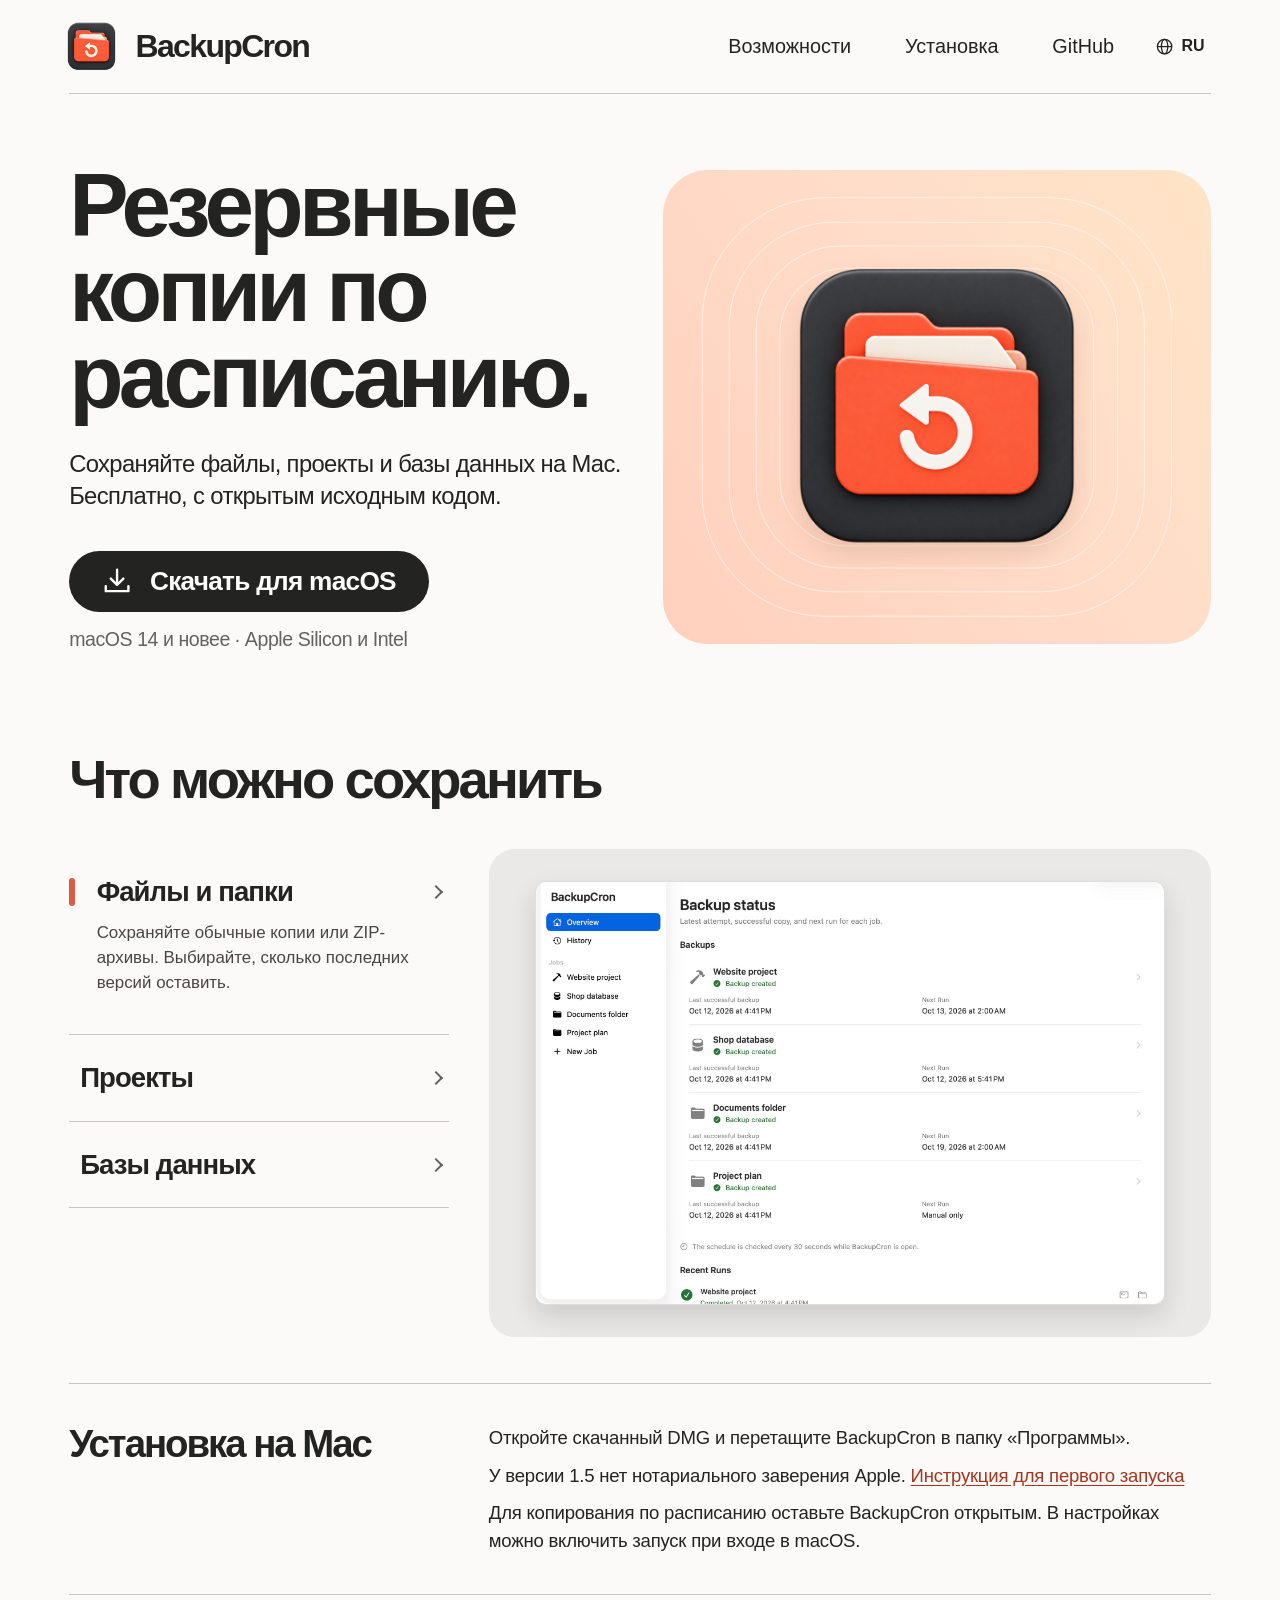
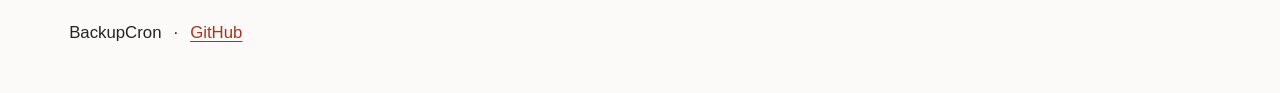
<file: docs/index.html>
<!doctype html>
<html lang="ru">
<head>
  <meta charset="utf-8">
  <meta name="viewport" content="width=device-width, initial-scale=1">
  <meta name="theme-color" content="#fbfaf8">
  <title>BackupCron — резервные копии по расписанию для macOS</title>
  <meta name="description" content="Бесплатное приложение для macOS. Сохраняйте файлы, проекты и базы данных по расписанию, выбирайте исключения и количество копий.">
  <link rel="canonical" href="https://backupcron.com/">
  <link rel="alternate" hreflang="de" href="https://backupcron.com/de/">
  <link rel="alternate" hreflang="en" href="https://backupcron.com/en/">
  <link rel="alternate" hreflang="es" href="https://backupcron.com/es/">
  <link rel="alternate" hreflang="fr" href="https://backupcron.com/fr/">
  <link rel="alternate" hreflang="it" href="https://backupcron.com/it/">
  <link rel="alternate" hreflang="pt-BR" href="https://backupcron.com/pt-br/">
  <link rel="alternate" hreflang="ru" href="https://backupcron.com/">
  <link rel="alternate" hreflang="ja" href="https://backupcron.com/ja/">
  <link rel="alternate" hreflang="ko" href="https://backupcron.com/ko/">
  <link rel="alternate" hreflang="zh-Hans" href="https://backupcron.com/zh-hans/">
  <link rel="alternate" hreflang="x-default" href="https://backupcron.com/">
  <link rel="icon" type="image/png" href="assets/icon.png">
  <link rel="stylesheet" href="styles.css">
</head>
<body id="top">
  <a class="skip-link" href="#main">Перейти к содержанию</a>
  <header class="wrap masthead">
    <a class="brand" href="#top" aria-label="BackupCron, к началу страницы">
      <img src="assets/icon.png" alt="" width="96" height="96">
      BackupCron
    </a>
    <nav aria-label="Главное меню">
      <a href="#features">Возможности</a>
      <a href="#install">Установка</a>
      <a href="https://github.com/backupcron/backupcron">GitHub</a>
    </nav>
    <details class="language-menu">
      <summary aria-label="Язык сайта — Русский">
        <svg aria-hidden="true" viewBox="0 0 24 24" fill="none" stroke="currentColor" stroke-width="1.6">
          <circle cx="12" cy="12" r="9"/><ellipse cx="12" cy="12" rx="4" ry="9"/><path d="M3 12h18"/>
        </svg>
        RU
      </summary>
      <ul>
        <li><a href="de/" hreflang="de" lang="de">Deutsch</a></li>
        <li><a href="en/" hreflang="en" lang="en">English</a></li>
        <li><a href="es/" hreflang="es" lang="es">Español</a></li>
        <li><a href="fr/" hreflang="fr" lang="fr">Français</a></li>
        <li><a href="it/" hreflang="it" lang="it">Italiano</a></li>
        <li><a href="pt-br/" hreflang="pt-BR" lang="pt-BR">Português (Brasil)</a></li>
        <li><a href="./" hreflang="ru" lang="ru" aria-current="page">Русский</a></li>
        <li><a href="ja/" hreflang="ja" lang="ja">日本語</a></li>
        <li><a href="ko/" hreflang="ko" lang="ko">한국어</a></li>
        <li><a href="zh-hans/" hreflang="zh-Hans" lang="zh-Hans">简体中文</a></li>
      </ul>
    </details>
  </header>
  <main id="main" class="wrap">
    <section class="hero" aria-labelledby="hero-title">
      <div class="hero-copy">
        <h1 id="hero-title">Резервные<br>копии по<br>расписанию.</h1>
        <p class="intro">Сохраняйте файлы, проекты и базы данных на Mac. Бесплатно, с открытым исходным кодом.</p>
        <a class="download" href="https://github.com/backupcron/backupcron/releases/download/v1.5/BackupCron-1.5-universal-installer.dmg">
          <svg viewBox="0 0 24 24" fill="none" stroke="currentColor" stroke-width="1.9" stroke-linecap="round" stroke-linejoin="round" aria-hidden="true">
            <path d="M12 3v12m-5-5 5 5 5-5M3 16v4h18v-4"/>
          </svg>
          Скачать для macOS
        </a>
        <p class="compatibility">macOS 14 и новее · Apple Silicon и Intel</p>
      </div>
      <div class="hero-art" aria-hidden="true">
        <svg class="rings" viewBox="0 0 670 580" preserveAspectRatio="none" fill="none" stroke="white">
          <rect x="48" y="34" width="574" height="512" rx="150"/>
          <rect x="81" y="64" width="508" height="452" rx="127"/>
          <rect x="114" y="93" width="442" height="394" rx="103"/>
          <rect x="143" y="120" width="384" height="340" rx="82"/>
        </svg>
        <img src="assets/backupcron.png" width="768" height="768" alt="" fetchpriority="high">
      </div>
    </section>

    <section id="features" class="features" aria-labelledby="features-title">
      <h2 id="features-title">Что можно сохранить</h2>
      <fieldset class="gallery">
        <legend class="sr-only">Выберите, что сохранить</legend>
        <div class="choices">
          <div class="choice">
            <input class="sr-only" type="radio" name="source" id="files" checked aria-describedby="files-description">
            <label for="files">Файлы и папки</label>
            <p id="files-description">Сохраняйте обычные копии или ZIP-архивы. Выбирайте, сколько последних версий оставить.</p>
          </div>
          <div class="choice">
            <input class="sr-only" type="radio" name="source" id="projects" aria-describedby="projects-description">
            <label for="projects">Проекты</label>
            <p id="projects-description">Включите в копию историю Git. Исключите папки зависимостей, например <code>node_modules</code>.</p>
          </div>
          <div class="choice">
            <input class="sr-only" type="radio" name="source" id="databases" aria-describedby="databases-description">
            <label for="databases">Базы данных</label>
            <p id="databases-description">Делайте снимки SQLite и дампы PostgreSQL или MySQL. Проверьте размер таблиц и выберите, какие сохранить.</p>
          </div>
        </div>
        <div class="preview">
          <a class="screen screen-files" href="assets/overview.jpg" aria-label="Открыть скриншот обзора резервных копий в полном размере">
            <img src="assets/overview.jpg" width="2200" height="1476" alt="Обзор BackupCron с результатами копирования и временем следующего запуска" loading="lazy">
          </a>
          <a class="screen screen-projects" href="assets/project-exclusions.jpg" aria-label="Открыть скриншот настроек проекта в полном размере">
            <img src="assets/project-exclusions.jpg" width="1360" height="1300" alt="Настройки проекта с включённой историей Git и исключённой папкой node_modules" loading="lazy">
          </a>
          <a class="screen screen-databases" href="assets/database-tables.jpg" aria-label="Открыть скриншот выбора таблиц в полном размере">
            <img src="assets/database-tables.jpg" width="1360" height="1300" alt="Выбор таблиц базы данных по именам и занимаемому месту" loading="lazy">
          </a>
        </div>
      </fieldset>
    </section>

    <section id="install" class="install" aria-labelledby="install-title">
      <h2 id="install-title">Установка на Mac</h2>
      <div>
        <p>Откройте скачанный DMG и перетащите BackupCron в папку «Программы».</p>
        <p>У версии 1.5 нет нотариального заверения Apple. <a href="https://github.com/backupcron/backupcron/releases/tag/v1.5">Инструкция для первого запуска</a></p>
        <p>Для копирования по расписанию оставьте BackupCron открытым. В настройках можно включить запуск при входе в macOS.</p>
      </div>
    </section>
  </main>
  <footer class="wrap">
    <a href="#top">BackupCron</a><span aria-hidden="true">·</span><a href="https://github.com/backupcron/backupcron">GitHub</a>
  </footer>
</body>
</html>
</file>
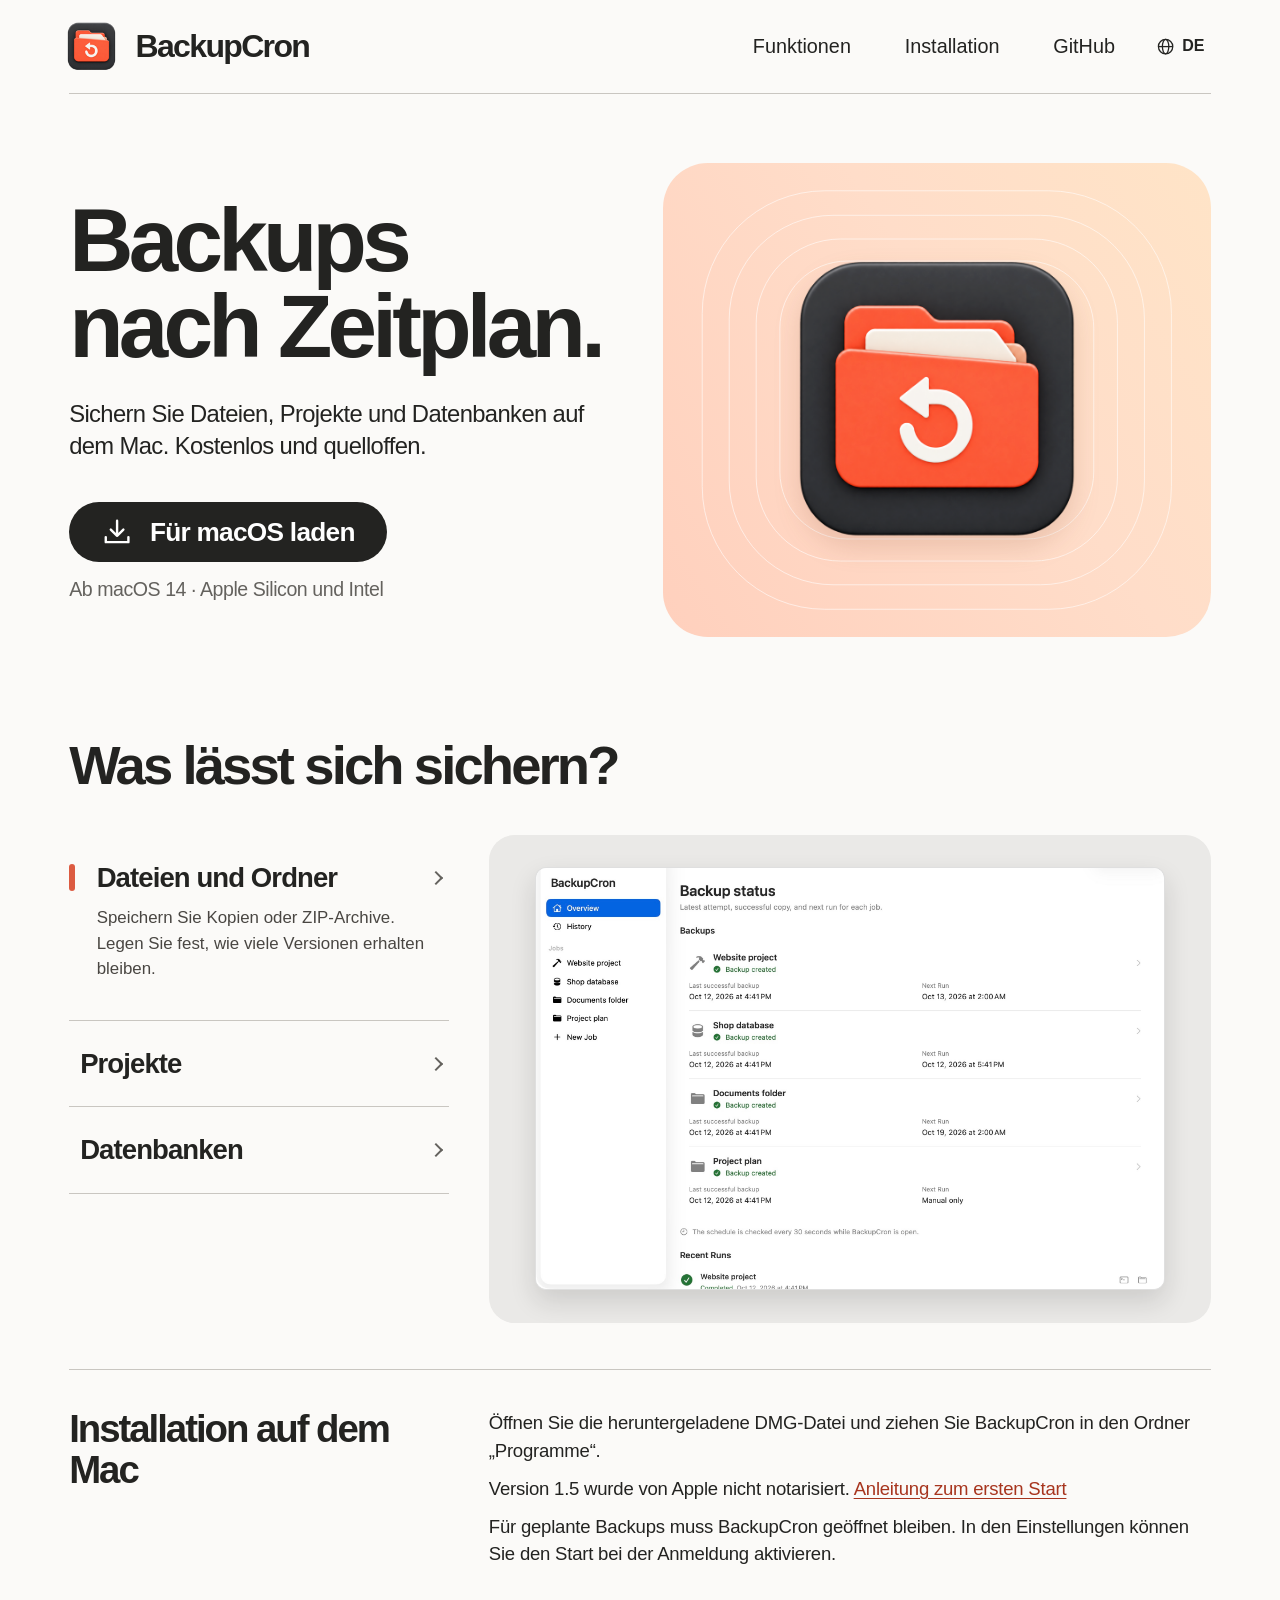
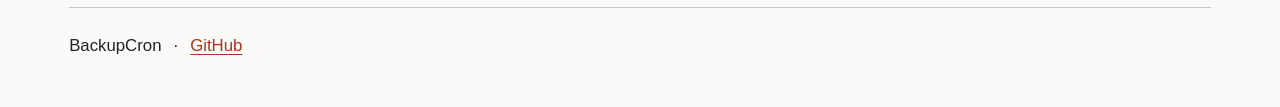
<file: docs/de/index.html>
<!doctype html>
<html lang="de">
<head>
  <meta charset="utf-8">
  <meta name="viewport" content="width=device-width, initial-scale=1">
  <meta name="theme-color" content="#fbfaf8">
  <title>BackupCron – Backups nach Zeitplan für macOS</title>
  <meta name="description" content="Sichern Sie Dateien, Projekte und Datenbanken auf dem Mac nach Zeitplan. Wählen Sie Ausnahmen und die Anzahl der Sicherungen. Kostenlos und quelloffen.">
  <link rel="canonical" href="https://backupcron.com/de/">
  <link rel="alternate" hreflang="de" href="https://backupcron.com/de/">
  <link rel="alternate" hreflang="en" href="https://backupcron.com/en/">
  <link rel="alternate" hreflang="es" href="https://backupcron.com/es/">
  <link rel="alternate" hreflang="fr" href="https://backupcron.com/fr/">
  <link rel="alternate" hreflang="it" href="https://backupcron.com/it/">
  <link rel="alternate" hreflang="pt-BR" href="https://backupcron.com/pt-br/">
  <link rel="alternate" hreflang="ru" href="https://backupcron.com/">
  <link rel="alternate" hreflang="ja" href="https://backupcron.com/ja/">
  <link rel="alternate" hreflang="ko" href="https://backupcron.com/ko/">
  <link rel="alternate" hreflang="zh-Hans" href="https://backupcron.com/zh-hans/">
  <link rel="alternate" hreflang="x-default" href="https://backupcron.com/">
  <link rel="icon" type="image/png" href="../assets/icon.png">
  <link rel="stylesheet" href="../styles.css">
</head>
<body id="top">
  <a class="skip-link" href="#main">Zum Inhalt springen</a>
  <header class="wrap masthead">
    <a class="brand" href="#top" aria-label="BackupCron, zum Seitenanfang">
      <img src="../assets/icon.png" alt="" width="96" height="96">
      BackupCron
    </a>
    <nav aria-label="Hauptmenü">
      <a href="#features">Funktionen</a>
      <a href="#install">Installation</a>
      <a href="https://github.com/backupcron/backupcron">GitHub</a>
    </nav>
    <details class="language-menu">
      <summary aria-label="Sprache wählen — Deutsch">
        <svg aria-hidden="true" viewBox="0 0 24 24" fill="none" stroke="currentColor" stroke-width="1.6">
          <circle cx="12" cy="12" r="9"/><ellipse cx="12" cy="12" rx="4" ry="9"/><path d="M3 12h18"/>
        </svg>
        DE
      </summary>
      <ul>
        <li><a href="./" hreflang="de" lang="de" aria-current="page">Deutsch</a></li>
        <li><a href="../en/" hreflang="en" lang="en">English</a></li>
        <li><a href="../es/" hreflang="es" lang="es">Español</a></li>
        <li><a href="../fr/" hreflang="fr" lang="fr">Français</a></li>
        <li><a href="../it/" hreflang="it" lang="it">Italiano</a></li>
        <li><a href="../pt-br/" hreflang="pt-BR" lang="pt-BR">Português (Brasil)</a></li>
        <li><a href="../" hreflang="ru" lang="ru">Русский</a></li>
        <li><a href="../ja/" hreflang="ja" lang="ja">日本語</a></li>
        <li><a href="../ko/" hreflang="ko" lang="ko">한국어</a></li>
        <li><a href="../zh-hans/" hreflang="zh-Hans" lang="zh-Hans">简体中文</a></li>
      </ul>
    </details>
  </header>
  <main id="main" class="wrap">
    <section class="hero" aria-labelledby="hero-title">
      <div class="hero-copy">
        <h1 id="hero-title">Backups<br>nach Zeitplan.</h1>
        <p class="intro">Sichern Sie Dateien, Projekte und Datenbanken auf dem Mac. Kostenlos und quelloffen.</p>
        <a class="download" href="https://github.com/backupcron/backupcron/releases/download/v1.5/BackupCron-1.5-universal-installer.dmg">
          <svg viewBox="0 0 24 24" fill="none" stroke="currentColor" stroke-width="1.9" stroke-linecap="round" stroke-linejoin="round" aria-hidden="true">
            <path d="M12 3v12m-5-5 5 5 5-5M3 16v4h18v-4"/>
          </svg>
          Für macOS laden
        </a>
        <p class="compatibility">Ab macOS 14 · Apple Silicon und Intel</p>
      </div>
      <div class="hero-art" aria-hidden="true">
        <svg class="rings" viewBox="0 0 670 580" preserveAspectRatio="none" fill="none" stroke="white">
          <rect x="48" y="34" width="574" height="512" rx="150"/>
          <rect x="81" y="64" width="508" height="452" rx="127"/>
          <rect x="114" y="93" width="442" height="394" rx="103"/>
          <rect x="143" y="120" width="384" height="340" rx="82"/>
        </svg>
        <img src="../assets/backupcron.png" width="768" height="768" alt="" fetchpriority="high">
      </div>
    </section>

    <section id="features" class="features" aria-labelledby="features-title">
      <h2 id="features-title">Was lässt sich sichern?</h2>
      <fieldset class="gallery">
        <legend class="sr-only">Wählen Sie aus, was Sie sichern möchten</legend>
        <div class="choices">
          <div class="choice">
            <input class="sr-only" type="radio" name="source" id="files" checked aria-describedby="files-description">
            <label for="files">Dateien und Ordner</label>
            <p id="files-description">Speichern Sie Kopien oder ZIP-Archive. Legen Sie fest, wie viele Versionen erhalten bleiben.</p>
          </div>
          <div class="choice">
            <input class="sr-only" type="radio" name="source" id="projects" aria-describedby="projects-description">
            <label for="projects">Projekte</label>
            <p id="projects-description">Sichern Sie den Git-Verlauf mit. Schließen Sie Ordner für Abhängigkeiten wie <code>node_modules</code> aus.</p>
          </div>
          <div class="choice">
            <input class="sr-only" type="radio" name="source" id="databases" aria-describedby="databases-description">
            <label for="databases">Datenbanken</label>
            <p id="databases-description">Erstellen Sie SQLite-Snapshots oder Dumps von PostgreSQL- und MySQL-Datenbanken. Prüfen Sie die Tabellengrößen und wählen Sie die gewünschten Tabellen aus.</p>
          </div>
        </div>
        <div class="preview">
          <a class="screen screen-files" href="../assets/overview.jpg" aria-label="Backup-Übersicht in voller Größe öffnen">
            <img src="../assets/overview.jpg" width="2200" height="1476" alt="BackupCron zeigt die Ergebnisse der letzten Sicherungen und den nächsten geplanten Lauf an" loading="lazy">
          </a>
          <a class="screen screen-projects" href="../assets/project-exclusions.jpg" aria-label="Projekteinstellungen in voller Größe öffnen">
            <img src="../assets/project-exclusions.jpg" width="1360" height="1300" alt="In den Projekteinstellungen ist der Git-Verlauf eingeschlossen und der Ordner node_modules ausgeschlossen" loading="lazy">
          </a>
          <a class="screen screen-databases" href="../assets/database-tables.jpg" aria-label="Tabellenauswahl in voller Größe öffnen">
            <img src="../assets/database-tables.jpg" width="1360" height="1300" alt="Auswahl der Datenbanktabellen mit Namen und Speicherbedarf" loading="lazy">
          </a>
        </div>
      </fieldset>
    </section>

    <section id="install" class="install" aria-labelledby="install-title">
      <h2 id="install-title">Installation auf dem Mac</h2>
      <div>
        <p>Öffnen Sie die heruntergeladene DMG-Datei und ziehen Sie BackupCron in den Ordner „Programme“.</p>
        <p>Version 1.5 wurde von Apple nicht notarisiert. <a href="https://github.com/backupcron/backupcron/releases/tag/v1.5">Anleitung zum ersten Start</a></p>
        <p>Für geplante Backups muss BackupCron geöffnet bleiben. In den Einstellungen können Sie den Start bei der Anmeldung aktivieren.</p>
      </div>
    </section>
  </main>
  <footer class="wrap">
    <a href="#top">BackupCron</a><span aria-hidden="true">·</span><a href="https://github.com/backupcron/backupcron">GitHub</a>
  </footer>
</body>
</html>
</file>
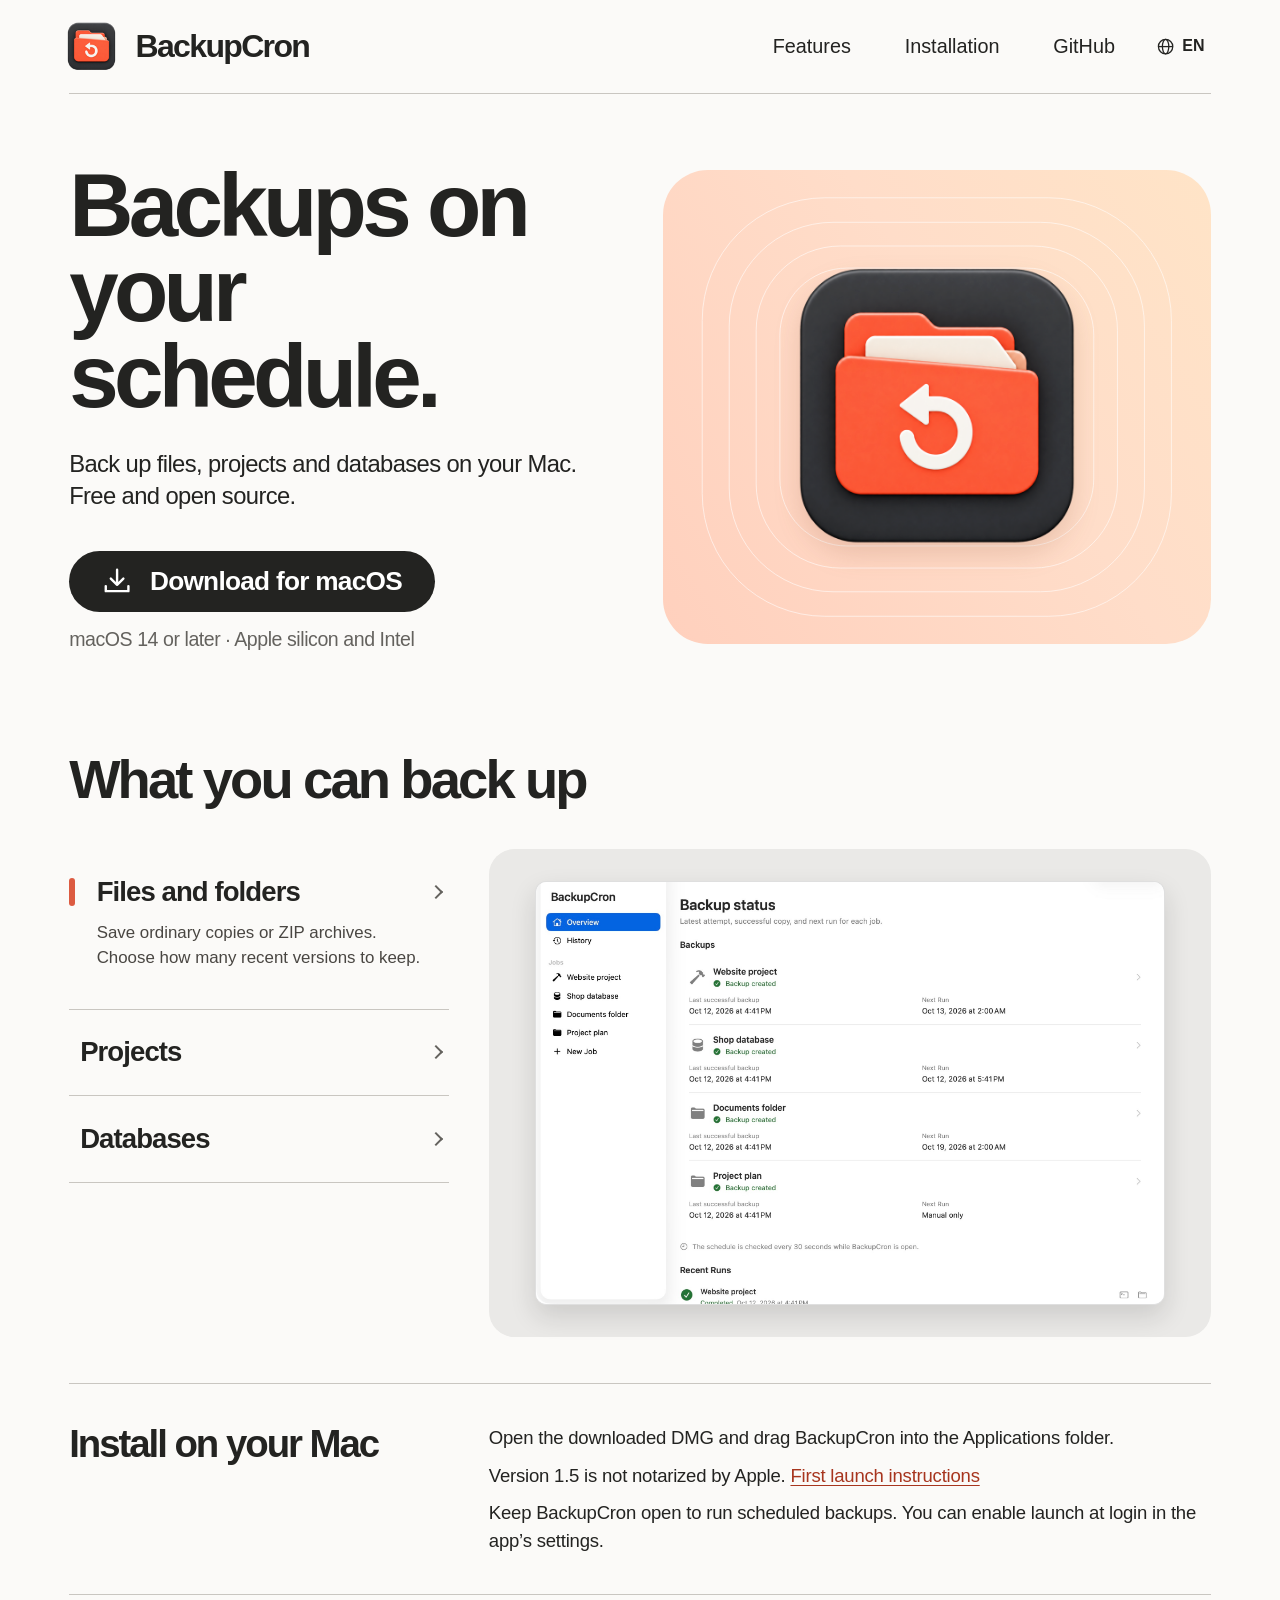
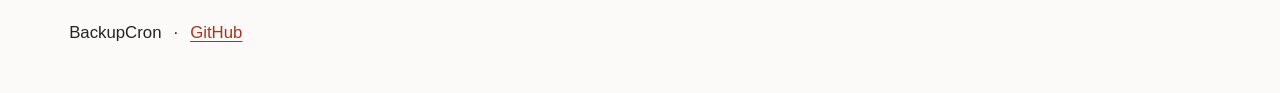
<file: docs/en/index.html>
<!doctype html>
<html lang="en">
<head>
  <meta charset="utf-8">
  <meta name="viewport" content="width=device-width, initial-scale=1">
  <meta name="theme-color" content="#fbfaf8">
  <title>BackupCron — scheduled backups for macOS</title>
  <meta name="description" content="Back up files, projects and databases on a schedule with BackupCron, a free, open-source app for macOS.">
  <link rel="canonical" href="https://backupcron.com/en/">
  <link rel="alternate" hreflang="de" href="https://backupcron.com/de/">
  <link rel="alternate" hreflang="en" href="https://backupcron.com/en/">
  <link rel="alternate" hreflang="es" href="https://backupcron.com/es/">
  <link rel="alternate" hreflang="fr" href="https://backupcron.com/fr/">
  <link rel="alternate" hreflang="it" href="https://backupcron.com/it/">
  <link rel="alternate" hreflang="pt-BR" href="https://backupcron.com/pt-br/">
  <link rel="alternate" hreflang="ru" href="https://backupcron.com/">
  <link rel="alternate" hreflang="ja" href="https://backupcron.com/ja/">
  <link rel="alternate" hreflang="ko" href="https://backupcron.com/ko/">
  <link rel="alternate" hreflang="zh-Hans" href="https://backupcron.com/zh-hans/">
  <link rel="alternate" hreflang="x-default" href="https://backupcron.com/">
  <link rel="icon" type="image/png" href="../assets/icon.png">
  <link rel="stylesheet" href="../styles.css">
</head>
<body id="top">
  <a class="skip-link" href="#main">Skip to content</a>
  <header class="wrap masthead">
    <a class="brand" href="#top" aria-label="BackupCron, back to top">
      <img src="../assets/icon.png" alt="" width="96" height="96">
      BackupCron
    </a>
    <nav aria-label="Main navigation">
      <a href="#features">Features</a>
      <a href="#install">Installation</a>
      <a href="https://github.com/backupcron/backupcron">GitHub</a>
    </nav>
    <details class="language-menu">
      <summary aria-label="Language — English">
        <svg aria-hidden="true" viewBox="0 0 24 24" fill="none" stroke="currentColor" stroke-width="1.6">
          <circle cx="12" cy="12" r="9"/><ellipse cx="12" cy="12" rx="4" ry="9"/><path d="M3 12h18"/>
        </svg>
        EN
      </summary>
      <ul>
        <li><a href="../de/" hreflang="de" lang="de">Deutsch</a></li>
        <li><a href="./" hreflang="en" lang="en" aria-current="page">English</a></li>
        <li><a href="../es/" hreflang="es" lang="es">Español</a></li>
        <li><a href="../fr/" hreflang="fr" lang="fr">Français</a></li>
        <li><a href="../it/" hreflang="it" lang="it">Italiano</a></li>
        <li><a href="../pt-br/" hreflang="pt-BR" lang="pt-BR">Português (Brasil)</a></li>
        <li><a href="../" hreflang="ru" lang="ru">Русский</a></li>
        <li><a href="../ja/" hreflang="ja" lang="ja">日本語</a></li>
        <li><a href="../ko/" hreflang="ko" lang="ko">한국어</a></li>
        <li><a href="../zh-hans/" hreflang="zh-Hans" lang="zh-Hans">简体中文</a></li>
      </ul>
    </details>
  </header>
  <main id="main" class="wrap">
    <section class="hero" aria-labelledby="hero-title">
      <div class="hero-copy">
        <h1 id="hero-title">Backups on<br>your schedule.</h1>
        <p class="intro">Back up files, projects and databases on your Mac. Free and open source.</p>
        <a class="download" href="https://github.com/backupcron/backupcron/releases/download/v1.5/BackupCron-1.5-universal-installer.dmg">
          <svg viewBox="0 0 24 24" fill="none" stroke="currentColor" stroke-width="1.9" stroke-linecap="round" stroke-linejoin="round" aria-hidden="true">
            <path d="M12 3v12m-5-5 5 5 5-5M3 16v4h18v-4"/>
          </svg>
          Download for macOS
        </a>
        <p class="compatibility">macOS 14 or later · Apple silicon and Intel</p>
      </div>
      <div class="hero-art" aria-hidden="true">
        <svg class="rings" viewBox="0 0 670 580" preserveAspectRatio="none" fill="none" stroke="white">
          <rect x="48" y="34" width="574" height="512" rx="150"/>
          <rect x="81" y="64" width="508" height="452" rx="127"/>
          <rect x="114" y="93" width="442" height="394" rx="103"/>
          <rect x="143" y="120" width="384" height="340" rx="82"/>
        </svg>
        <img src="../assets/backupcron.png" width="768" height="768" alt="" fetchpriority="high">
      </div>
    </section>

    <section id="features" class="features" aria-labelledby="features-title">
      <h2 id="features-title">What you can back up</h2>
      <fieldset class="gallery">
        <legend class="sr-only">Choose a backup source</legend>
        <div class="choices">
          <div class="choice">
            <input class="sr-only" type="radio" name="source" id="files" checked aria-describedby="files-description">
            <label for="files">Files and folders</label>
            <p id="files-description">Save ordinary copies or ZIP archives. Choose how many recent versions to keep.</p>
          </div>
          <div class="choice">
            <input class="sr-only" type="radio" name="source" id="projects" aria-describedby="projects-description">
            <label for="projects">Projects</label>
            <p id="projects-description">Include your Git history and skip dependency folders such as <code>node_modules</code>.</p>
          </div>
          <div class="choice">
            <input class="sr-only" type="radio" name="source" id="databases" aria-describedby="databases-description">
            <label for="databases">Databases</label>
            <p id="databases-description">Take SQLite snapshots or create PostgreSQL and MySQL dumps. Check table sizes and choose which tables to keep.</p>
          </div>
        </div>
        <div class="preview">
          <a class="screen screen-files" href="../assets/overview.jpg" aria-label="View the backup overview screenshot at full size">
            <img src="../assets/overview.jpg" width="2200" height="1476" alt="BackupCron overview showing the result and next scheduled run for each job" loading="lazy">
          </a>
          <a class="screen screen-projects" href="../assets/project-exclusions.jpg" aria-label="View the project settings screenshot at full size">
            <img src="../assets/project-exclusions.jpg" width="1360" height="1300" alt="Project settings with Git history included and the node_modules folder excluded" loading="lazy">
          </a>
          <a class="screen screen-databases" href="../assets/database-tables.jpg" aria-label="View the table selection screenshot at full size">
            <img src="../assets/database-tables.jpg" width="1360" height="1300" alt="Database table selection showing table names and sizes" loading="lazy">
          </a>
        </div>
      </fieldset>
    </section>

    <section id="install" class="install" aria-labelledby="install-title">
      <h2 id="install-title">Install on your Mac</h2>
      <div>
        <p>Open the downloaded DMG and drag BackupCron into the Applications folder.</p>
        <p>Version 1.5 is not notarized by Apple. <a href="https://github.com/backupcron/backupcron/releases/tag/v1.5">First launch instructions</a></p>
        <p>Keep BackupCron open to run scheduled backups. You can enable launch at login in the app’s settings.</p>
      </div>
    </section>
  </main>
  <footer class="wrap">
    <a href="#top">BackupCron</a><span aria-hidden="true">·</span><a href="https://github.com/backupcron/backupcron">GitHub</a>
  </footer>
</body>
</html>
</file>
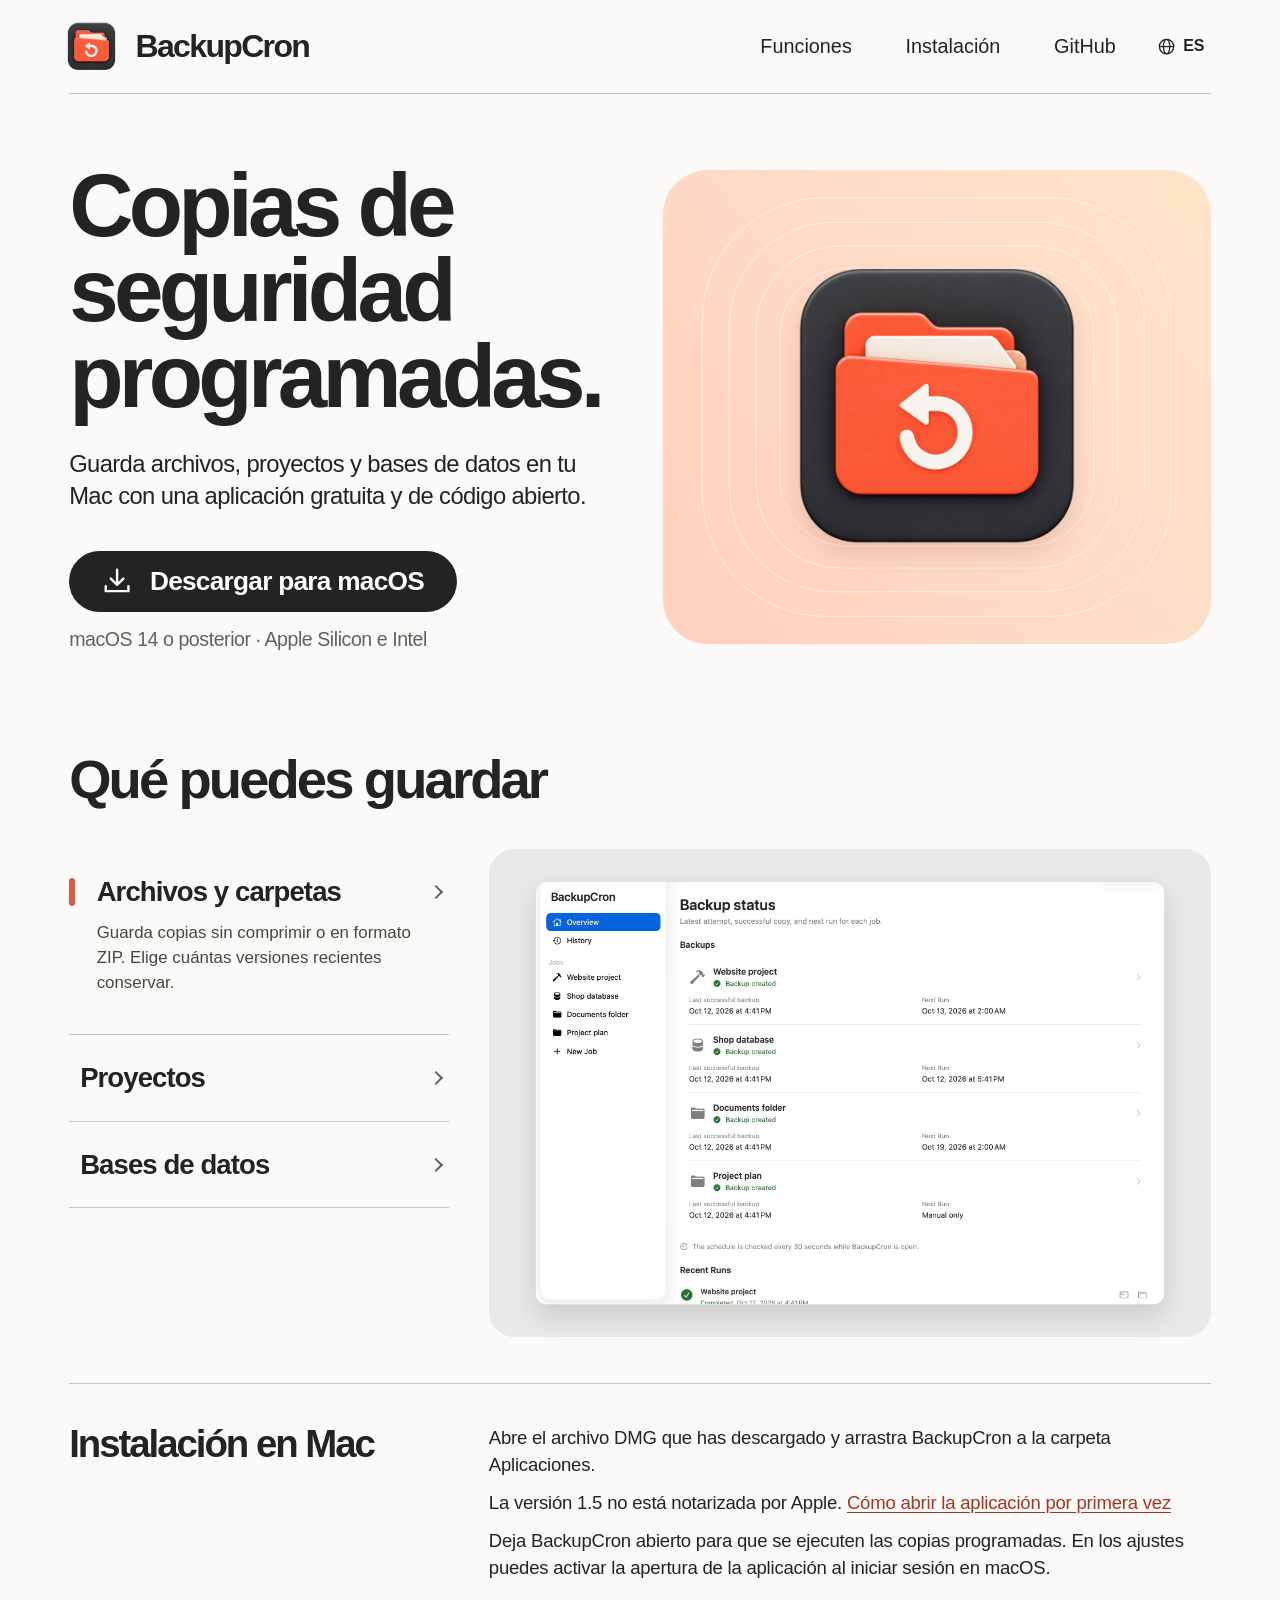
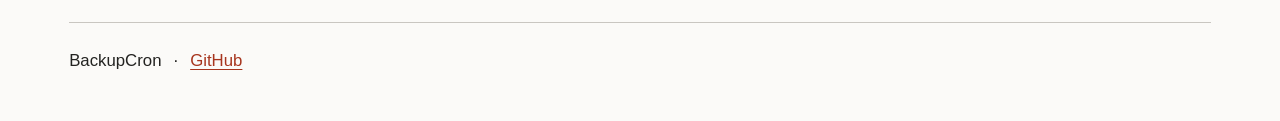
<file: docs/es/index.html>
<!doctype html>
<html lang="es">
<head>
  <meta charset="utf-8">
  <meta name="viewport" content="width=device-width, initial-scale=1">
  <meta name="theme-color" content="#fbfaf8">
  <title>BackupCron — copias de seguridad programadas para macOS</title>
  <meta name="description" content="Aplicación gratuita para macOS. Programa copias de archivos, proyectos y bases de datos. Elige qué excluir y cuántas versiones conservar.">
  <link rel="canonical" href="https://backupcron.com/es/">
  <link rel="alternate" hreflang="de" href="https://backupcron.com/de/">
  <link rel="alternate" hreflang="en" href="https://backupcron.com/en/">
  <link rel="alternate" hreflang="es" href="https://backupcron.com/es/">
  <link rel="alternate" hreflang="fr" href="https://backupcron.com/fr/">
  <link rel="alternate" hreflang="it" href="https://backupcron.com/it/">
  <link rel="alternate" hreflang="pt-BR" href="https://backupcron.com/pt-br/">
  <link rel="alternate" hreflang="ru" href="https://backupcron.com/">
  <link rel="alternate" hreflang="ja" href="https://backupcron.com/ja/">
  <link rel="alternate" hreflang="ko" href="https://backupcron.com/ko/">
  <link rel="alternate" hreflang="zh-Hans" href="https://backupcron.com/zh-hans/">
  <link rel="alternate" hreflang="x-default" href="https://backupcron.com/">
  <link rel="icon" type="image/png" href="../assets/icon.png">
  <link rel="stylesheet" href="../styles.css">
</head>
<body id="top">
  <a class="skip-link" href="#main">Saltar al contenido</a>
  <header class="wrap masthead">
    <a class="brand" href="#top" aria-label="BackupCron, volver al inicio de la página">
      <img src="../assets/icon.png" alt="" width="96" height="96">
      BackupCron
    </a>
    <nav aria-label="Menú principal">
      <a href="#features">Funciones</a>
      <a href="#install">Instalación</a>
      <a href="https://github.com/backupcron/backupcron">GitHub</a>
    </nav>
    <details class="language-menu">
      <summary aria-label="Elegir idioma — Español">
        <svg aria-hidden="true" viewBox="0 0 24 24" fill="none" stroke="currentColor" stroke-width="1.6">
          <circle cx="12" cy="12" r="9"/><ellipse cx="12" cy="12" rx="4" ry="9"/><path d="M3 12h18"/>
        </svg>
        ES
      </summary>
      <ul>
        <li><a href="../de/" hreflang="de" lang="de">Deutsch</a></li>
        <li><a href="../en/" hreflang="en" lang="en">English</a></li>
        <li><a href="./" hreflang="es" lang="es" aria-current="page">Español</a></li>
        <li><a href="../fr/" hreflang="fr" lang="fr">Français</a></li>
        <li><a href="../it/" hreflang="it" lang="it">Italiano</a></li>
        <li><a href="../pt-br/" hreflang="pt-BR" lang="pt-BR">Português (Brasil)</a></li>
        <li><a href="../" hreflang="ru" lang="ru">Русский</a></li>
        <li><a href="../ja/" hreflang="ja" lang="ja">日本語</a></li>
        <li><a href="../ko/" hreflang="ko" lang="ko">한국어</a></li>
        <li><a href="../zh-hans/" hreflang="zh-Hans" lang="zh-Hans">简体中文</a></li>
      </ul>
    </details>
  </header>
  <main id="main" class="wrap">
    <section class="hero" aria-labelledby="hero-title">
      <div class="hero-copy">
        <h1 id="hero-title">Copias de<br>seguridad<br>programadas.</h1>
        <p class="intro">Guarda archivos, proyectos y bases de datos en tu Mac con una aplicación gratuita y de código abierto.</p>
        <a class="download" href="https://github.com/backupcron/backupcron/releases/download/v1.5/BackupCron-1.5-universal-installer.dmg">
          <svg viewBox="0 0 24 24" fill="none" stroke="currentColor" stroke-width="1.9" stroke-linecap="round" stroke-linejoin="round" aria-hidden="true">
            <path d="M12 3v12m-5-5 5 5 5-5M3 16v4h18v-4"/>
          </svg>
          Descargar para macOS
        </a>
        <p class="compatibility">macOS 14 o posterior · Apple Silicon e Intel</p>
      </div>
      <div class="hero-art" aria-hidden="true">
        <svg class="rings" viewBox="0 0 670 580" preserveAspectRatio="none" fill="none" stroke="white">
          <rect x="48" y="34" width="574" height="512" rx="150"/>
          <rect x="81" y="64" width="508" height="452" rx="127"/>
          <rect x="114" y="93" width="442" height="394" rx="103"/>
          <rect x="143" y="120" width="384" height="340" rx="82"/>
        </svg>
        <img src="../assets/backupcron.png" width="768" height="768" alt="" fetchpriority="high">
      </div>
    </section>

    <section id="features" class="features" aria-labelledby="features-title">
      <h2 id="features-title">Qué puedes guardar</h2>
      <fieldset class="gallery">
        <legend class="sr-only">Elige qué quieres guardar</legend>
        <div class="choices">
          <div class="choice">
            <input class="sr-only" type="radio" name="source" id="files" checked aria-describedby="files-description">
            <label for="files">Archivos y carpetas</label>
            <p id="files-description">Guarda copias sin comprimir o en formato ZIP. Elige cuántas versiones recientes conservar.</p>
          </div>
          <div class="choice">
            <input class="sr-only" type="radio" name="source" id="projects" aria-describedby="projects-description">
            <label for="projects">Proyectos</label>
            <p id="projects-description">Incluye el historial de Git en la copia. Excluye carpetas de dependencias como <code>node_modules</code>.</p>
          </div>
          <div class="choice">
            <input class="sr-only" type="radio" name="source" id="databases" aria-describedby="databases-description">
            <label for="databases">Bases de datos</label>
            <p id="databases-description">Crea instantáneas de SQLite y volcados de PostgreSQL o MySQL. Consulta el tamaño de las tablas y elige cuáles guardar.</p>
          </div>
        </div>
        <div class="preview">
          <a class="screen screen-files" href="../assets/overview.jpg" aria-label="Abrir la vista general de las copias de seguridad a tamaño completo">
            <img src="../assets/overview.jpg" width="2200" height="1476" alt="Vista general de BackupCron con los resultados de las copias y la hora de la próxima ejecución" loading="lazy">
          </a>
          <a class="screen screen-projects" href="../assets/project-exclusions.jpg" aria-label="Abrir la captura de los ajustes del proyecto a tamaño completo">
            <img src="../assets/project-exclusions.jpg" width="1360" height="1300" alt="Ajustes del proyecto con el historial de Git incluido y la carpeta node_modules excluida" loading="lazy">
          </a>
          <a class="screen screen-databases" href="../assets/database-tables.jpg" aria-label="Abrir la captura de la selección de tablas a tamaño completo">
            <img src="../assets/database-tables.jpg" width="1360" height="1300" alt="Selección de tablas de la base de datos con sus nombres y el espacio que ocupan" loading="lazy">
          </a>
        </div>
      </fieldset>
    </section>

    <section id="install" class="install" aria-labelledby="install-title">
      <h2 id="install-title">Instalación en Mac</h2>
      <div>
        <p>Abre el archivo DMG que has descargado y arrastra BackupCron a la carpeta Aplicaciones.</p>
        <p>La versión 1.5 no está notarizada por Apple. <a href="https://github.com/backupcron/backupcron/releases/tag/v1.5">Cómo abrir la aplicación por primera vez</a></p>
        <p>Deja BackupCron abierto para que se ejecuten las copias programadas. En los ajustes puedes activar la apertura de la aplicación al iniciar sesión en macOS.</p>
      </div>
    </section>
  </main>
  <footer class="wrap">
    <a href="#top">BackupCron</a><span aria-hidden="true">·</span><a href="https://github.com/backupcron/backupcron">GitHub</a>
  </footer>
</body>
</html>
</file>
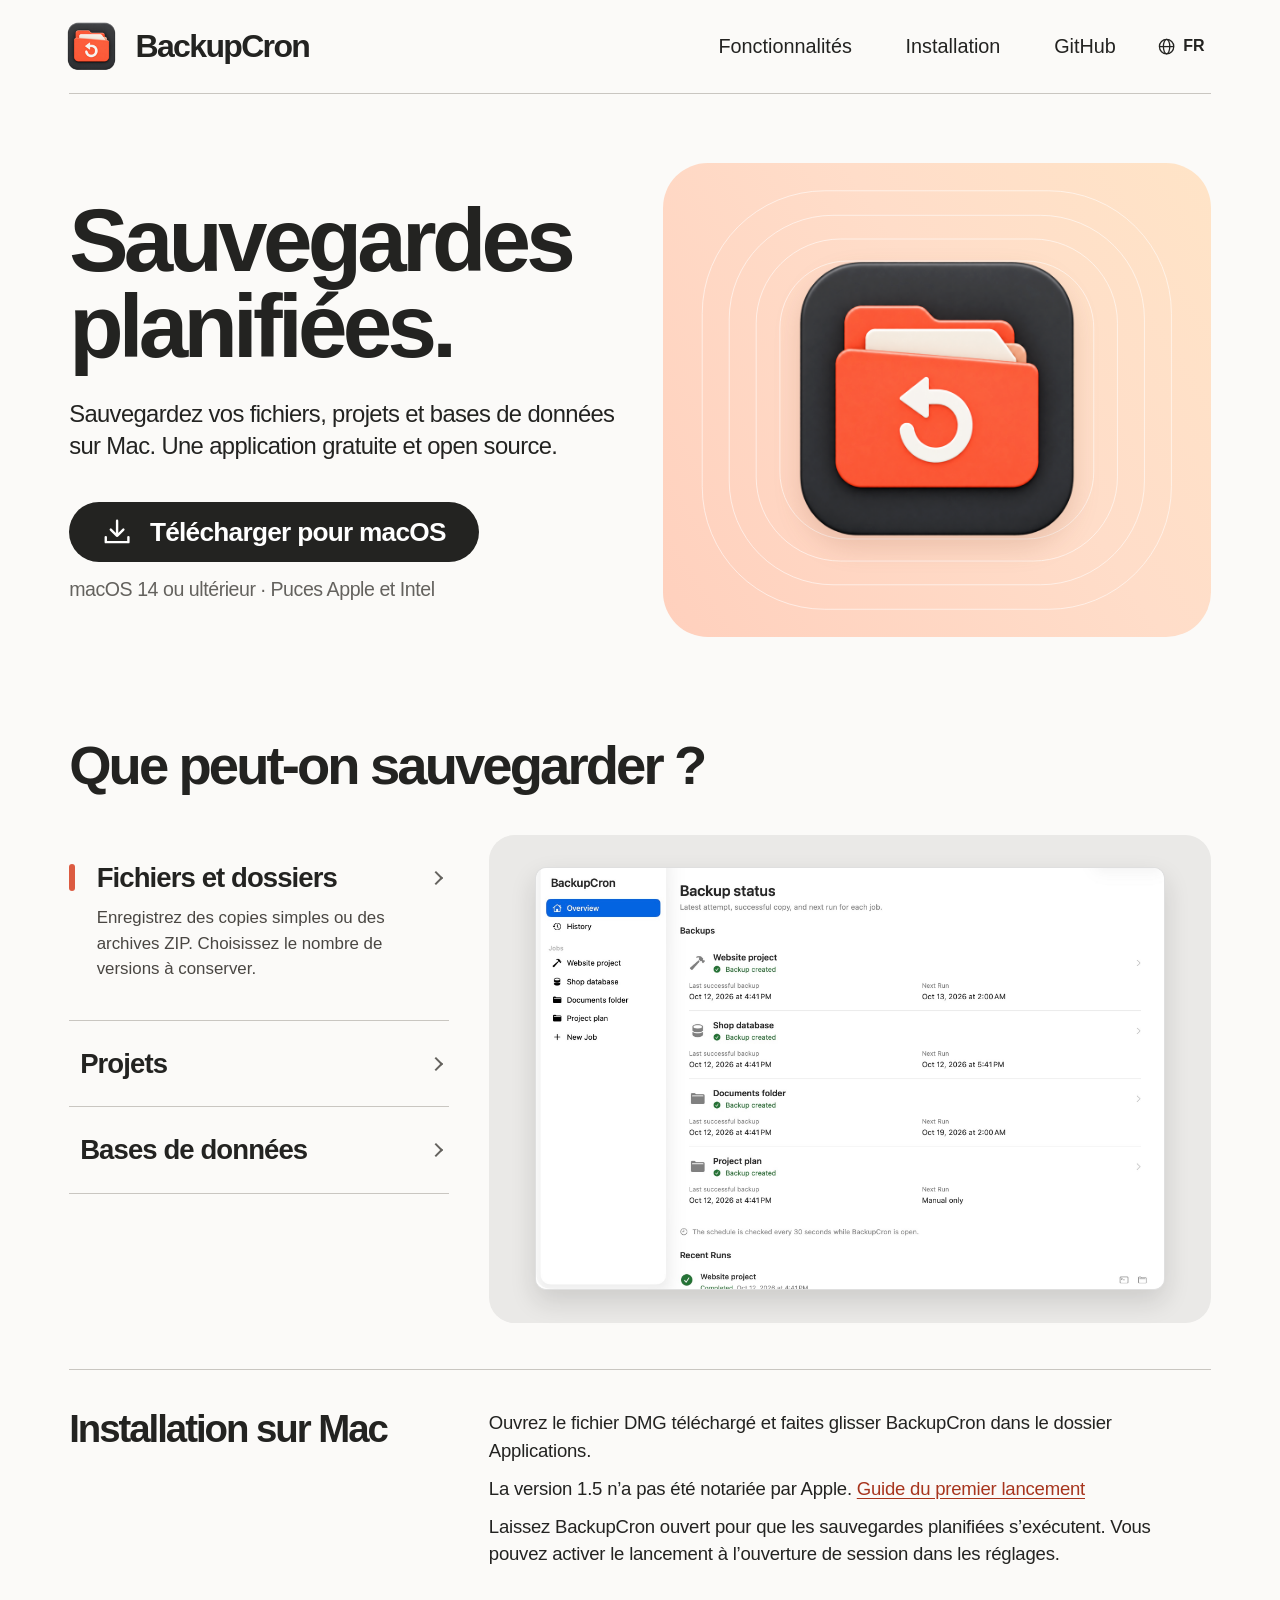
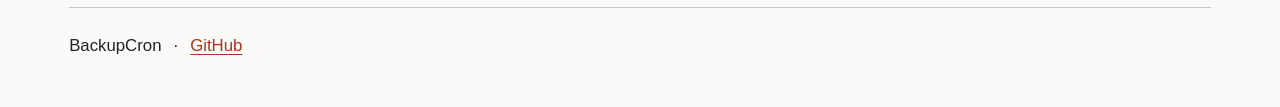
<file: docs/fr/index.html>
<!doctype html>
<html lang="fr">
<head>
  <meta charset="utf-8">
  <meta name="viewport" content="width=device-width, initial-scale=1">
  <meta name="theme-color" content="#fbfaf8">
  <title>BackupCron – Sauvegardes planifiées pour macOS</title>
  <meta name="description" content="Planifiez la sauvegarde de vos fichiers, projets et bases de données sur Mac. Choisissez les exclusions et le nombre de copies à conserver. Gratuit et open source.">
  <link rel="canonical" href="https://backupcron.com/fr/">
  <link rel="alternate" hreflang="de" href="https://backupcron.com/de/">
  <link rel="alternate" hreflang="en" href="https://backupcron.com/en/">
  <link rel="alternate" hreflang="es" href="https://backupcron.com/es/">
  <link rel="alternate" hreflang="fr" href="https://backupcron.com/fr/">
  <link rel="alternate" hreflang="it" href="https://backupcron.com/it/">
  <link rel="alternate" hreflang="pt-BR" href="https://backupcron.com/pt-br/">
  <link rel="alternate" hreflang="ru" href="https://backupcron.com/">
  <link rel="alternate" hreflang="ja" href="https://backupcron.com/ja/">
  <link rel="alternate" hreflang="ko" href="https://backupcron.com/ko/">
  <link rel="alternate" hreflang="zh-Hans" href="https://backupcron.com/zh-hans/">
  <link rel="alternate" hreflang="x-default" href="https://backupcron.com/">
  <link rel="icon" type="image/png" href="../assets/icon.png">
  <link rel="stylesheet" href="../styles.css">
</head>
<body id="top">
  <a class="skip-link" href="#main">Aller au contenu</a>
  <header class="wrap masthead">
    <a class="brand" href="#top" aria-label="BackupCron, haut de page">
      <img src="../assets/icon.png" alt="" width="96" height="96">
      BackupCron
    </a>
    <nav aria-label="Menu principal">
      <a href="#features">Fonctionnalités</a>
      <a href="#install">Installation</a>
      <a href="https://github.com/backupcron/backupcron">GitHub</a>
    </nav>
    <details class="language-menu">
      <summary aria-label="Choisir la langue — Français">
        <svg aria-hidden="true" viewBox="0 0 24 24" fill="none" stroke="currentColor" stroke-width="1.6">
          <circle cx="12" cy="12" r="9"/><ellipse cx="12" cy="12" rx="4" ry="9"/><path d="M3 12h18"/>
        </svg>
        FR
      </summary>
      <ul>
        <li><a href="../de/" hreflang="de" lang="de">Deutsch</a></li>
        <li><a href="../en/" hreflang="en" lang="en">English</a></li>
        <li><a href="../es/" hreflang="es" lang="es">Español</a></li>
        <li><a href="./" hreflang="fr" lang="fr" aria-current="page">Français</a></li>
        <li><a href="../it/" hreflang="it" lang="it">Italiano</a></li>
        <li><a href="../pt-br/" hreflang="pt-BR" lang="pt-BR">Português (Brasil)</a></li>
        <li><a href="../" hreflang="ru" lang="ru">Русский</a></li>
        <li><a href="../ja/" hreflang="ja" lang="ja">日本語</a></li>
        <li><a href="../ko/" hreflang="ko" lang="ko">한국어</a></li>
        <li><a href="../zh-hans/" hreflang="zh-Hans" lang="zh-Hans">简体中文</a></li>
      </ul>
    </details>
  </header>
  <main id="main" class="wrap">
    <section class="hero" aria-labelledby="hero-title">
      <div class="hero-copy">
        <h1 id="hero-title">Sauvegardes<br>planifiées.</h1>
        <p class="intro">Sauvegardez vos fichiers, projets et bases de données sur Mac. Une application gratuite et open source.</p>
        <a class="download" href="https://github.com/backupcron/backupcron/releases/download/v1.5/BackupCron-1.5-universal-installer.dmg">
          <svg viewBox="0 0 24 24" fill="none" stroke="currentColor" stroke-width="1.9" stroke-linecap="round" stroke-linejoin="round" aria-hidden="true">
            <path d="M12 3v12m-5-5 5 5 5-5M3 16v4h18v-4"/>
          </svg>
          Télécharger pour macOS
        </a>
        <p class="compatibility">macOS 14 ou ultérieur · Puces Apple et Intel</p>
      </div>
      <div class="hero-art" aria-hidden="true">
        <svg class="rings" viewBox="0 0 670 580" preserveAspectRatio="none" fill="none" stroke="white">
          <rect x="48" y="34" width="574" height="512" rx="150"/>
          <rect x="81" y="64" width="508" height="452" rx="127"/>
          <rect x="114" y="93" width="442" height="394" rx="103"/>
          <rect x="143" y="120" width="384" height="340" rx="82"/>
        </svg>
        <img src="../assets/backupcron.png" width="768" height="768" alt="" fetchpriority="high">
      </div>
    </section>

    <section id="features" class="features" aria-labelledby="features-title">
      <h2 id="features-title">Que peut-on sauvegarder ?</h2>
      <fieldset class="gallery">
        <legend class="sr-only">Choisissez les données à sauvegarder</legend>
        <div class="choices">
          <div class="choice">
            <input class="sr-only" type="radio" name="source" id="files" checked aria-describedby="files-description">
            <label for="files">Fichiers et dossiers</label>
            <p id="files-description">Enregistrez des copies simples ou des archives ZIP. Choisissez le nombre de versions à conserver.</p>
          </div>
          <div class="choice">
            <input class="sr-only" type="radio" name="source" id="projects" aria-describedby="projects-description">
            <label for="projects">Projets</label>
            <p id="projects-description">Incluez l’historique Git dans la sauvegarde. Excluez les dossiers de dépendances comme <code>node_modules</code>.</p>
          </div>
          <div class="choice">
            <input class="sr-only" type="radio" name="source" id="databases" aria-describedby="databases-description">
            <label for="databases">Bases de données</label>
            <p id="databases-description">Créez des instantanés SQLite ou des exports SQL de PostgreSQL et MySQL. Vérifiez la taille des tables et choisissez celles à sauvegarder.</p>
          </div>
        </div>
        <div class="preview">
          <a class="screen screen-files" href="../assets/overview.jpg" aria-label="Afficher la vue d’ensemble des sauvegardes en taille réelle">
            <img src="../assets/overview.jpg" width="2200" height="1476" alt="Vue d’ensemble de BackupCron avec les résultats des sauvegardes et l’heure de la prochaine exécution" loading="lazy">
          </a>
          <a class="screen screen-projects" href="../assets/project-exclusions.jpg" aria-label="Afficher les réglages du projet en taille réelle">
            <img src="../assets/project-exclusions.jpg" width="1360" height="1300" alt="Réglages du projet avec l’historique Git inclus et le dossier node_modules exclu" loading="lazy">
          </a>
          <a class="screen screen-databases" href="../assets/database-tables.jpg" aria-label="Afficher la sélection des tables en taille réelle">
            <img src="../assets/database-tables.jpg" width="1360" height="1300" alt="Sélection des tables avec leur nom et l’espace qu’elles occupent" loading="lazy">
          </a>
        </div>
      </fieldset>
    </section>

    <section id="install" class="install" aria-labelledby="install-title">
      <h2 id="install-title">Installation sur Mac</h2>
      <div>
        <p>Ouvrez le fichier DMG téléchargé et faites glisser BackupCron dans le dossier Applications.</p>
        <p>La version 1.5 n’a pas été notariée par Apple. <a href="https://github.com/backupcron/backupcron/releases/tag/v1.5">Guide du premier lancement</a></p>
        <p>Laissez BackupCron ouvert pour que les sauvegardes planifiées s’exécutent. Vous pouvez activer le lancement à l’ouverture de session dans les réglages.</p>
      </div>
    </section>
  </main>
  <footer class="wrap">
    <a href="#top">BackupCron</a><span aria-hidden="true">·</span><a href="https://github.com/backupcron/backupcron">GitHub</a>
  </footer>
</body>
</html>
</file>
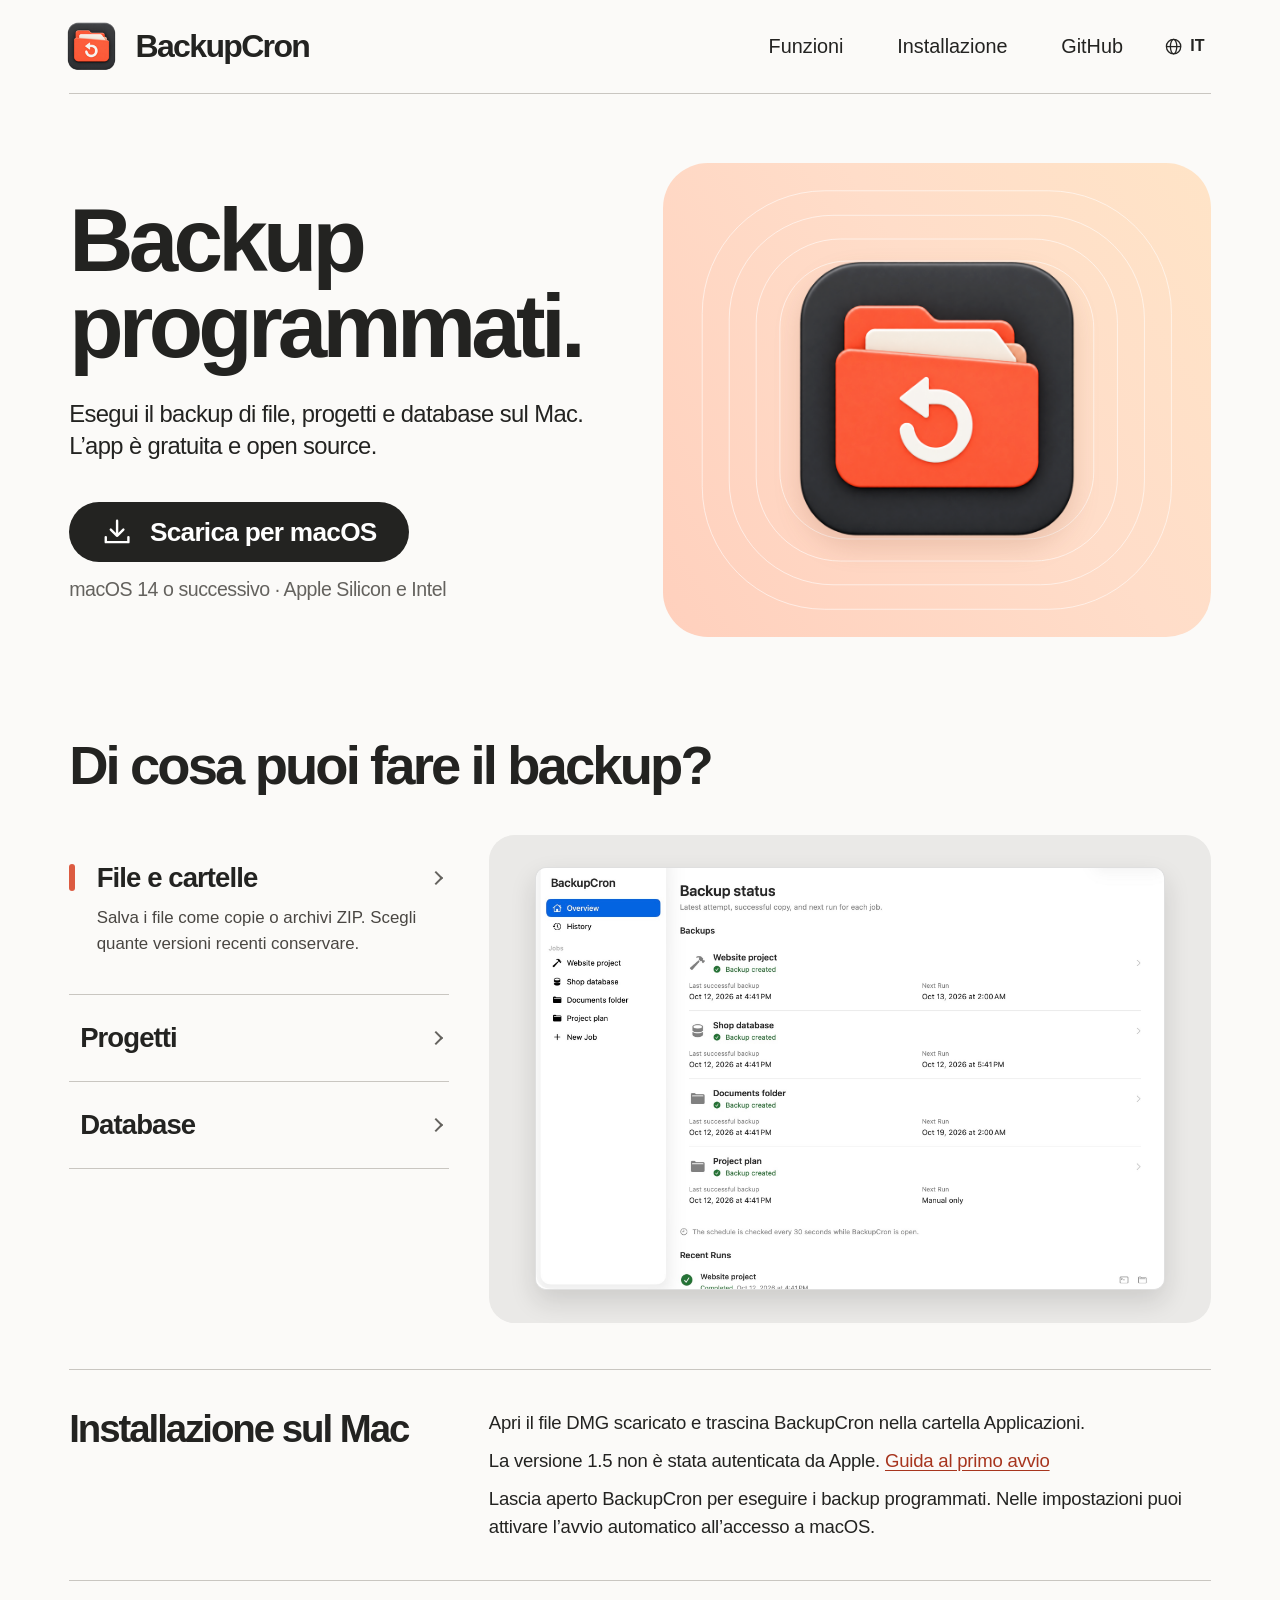
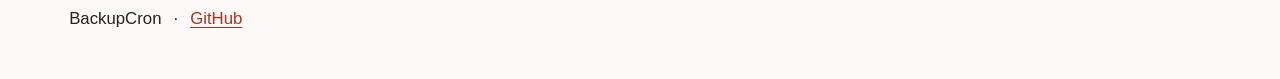
<file: docs/it/index.html>
<!doctype html>
<html lang="it">
<head>
  <meta charset="utf-8">
  <meta name="viewport" content="width=device-width, initial-scale=1">
  <meta name="theme-color" content="#fbfaf8">
  <title>BackupCron – Backup programmati per macOS</title>
  <meta name="description" content="Programma il backup di file, progetti e database sul Mac. Scegli cosa escludere e quante copie conservare. App gratuita e open source.">
  <link rel="canonical" href="https://backupcron.com/it/">
  <link rel="alternate" hreflang="de" href="https://backupcron.com/de/">
  <link rel="alternate" hreflang="en" href="https://backupcron.com/en/">
  <link rel="alternate" hreflang="es" href="https://backupcron.com/es/">
  <link rel="alternate" hreflang="fr" href="https://backupcron.com/fr/">
  <link rel="alternate" hreflang="it" href="https://backupcron.com/it/">
  <link rel="alternate" hreflang="pt-BR" href="https://backupcron.com/pt-br/">
  <link rel="alternate" hreflang="ru" href="https://backupcron.com/">
  <link rel="alternate" hreflang="ja" href="https://backupcron.com/ja/">
  <link rel="alternate" hreflang="ko" href="https://backupcron.com/ko/">
  <link rel="alternate" hreflang="zh-Hans" href="https://backupcron.com/zh-hans/">
  <link rel="alternate" hreflang="x-default" href="https://backupcron.com/">
  <link rel="icon" type="image/png" href="../assets/icon.png">
  <link rel="stylesheet" href="../styles.css">
</head>
<body id="top">
  <a class="skip-link" href="#main">Vai al contenuto</a>
  <header class="wrap masthead">
    <a class="brand" href="#top" aria-label="BackupCron, torna all’inizio della pagina">
      <img src="../assets/icon.png" alt="" width="96" height="96">
      BackupCron
    </a>
    <nav aria-label="Menu principale">
      <a href="#features">Funzioni</a>
      <a href="#install">Installazione</a>
      <a href="https://github.com/backupcron/backupcron">GitHub</a>
    </nav>
    <details class="language-menu">
      <summary aria-label="Scegli la lingua — Italiano">
        <svg aria-hidden="true" viewBox="0 0 24 24" fill="none" stroke="currentColor" stroke-width="1.6">
          <circle cx="12" cy="12" r="9"/><ellipse cx="12" cy="12" rx="4" ry="9"/><path d="M3 12h18"/>
        </svg>
        IT
      </summary>
      <ul>
        <li><a href="../de/" hreflang="de" lang="de">Deutsch</a></li>
        <li><a href="../en/" hreflang="en" lang="en">English</a></li>
        <li><a href="../es/" hreflang="es" lang="es">Español</a></li>
        <li><a href="../fr/" hreflang="fr" lang="fr">Français</a></li>
        <li><a href="./" hreflang="it" lang="it" aria-current="page">Italiano</a></li>
        <li><a href="../pt-br/" hreflang="pt-BR" lang="pt-BR">Português (Brasil)</a></li>
        <li><a href="../" hreflang="ru" lang="ru">Русский</a></li>
        <li><a href="../ja/" hreflang="ja" lang="ja">日本語</a></li>
        <li><a href="../ko/" hreflang="ko" lang="ko">한국어</a></li>
        <li><a href="../zh-hans/" hreflang="zh-Hans" lang="zh-Hans">简体中文</a></li>
      </ul>
    </details>
  </header>
  <main id="main" class="wrap">
    <section class="hero" aria-labelledby="hero-title">
      <div class="hero-copy">
        <h1 id="hero-title">Backup<br>programmati.</h1>
        <p class="intro">Esegui il backup di file, progetti e database sul Mac. L’app è gratuita e open source.</p>
        <a class="download" href="https://github.com/backupcron/backupcron/releases/download/v1.5/BackupCron-1.5-universal-installer.dmg">
          <svg viewBox="0 0 24 24" fill="none" stroke="currentColor" stroke-width="1.9" stroke-linecap="round" stroke-linejoin="round" aria-hidden="true">
            <path d="M12 3v12m-5-5 5 5 5-5M3 16v4h18v-4"/>
          </svg>
          Scarica per macOS
        </a>
        <p class="compatibility">macOS 14 o successivo · Apple Silicon e Intel</p>
      </div>
      <div class="hero-art" aria-hidden="true">
        <svg class="rings" viewBox="0 0 670 580" preserveAspectRatio="none" fill="none" stroke="white">
          <rect x="48" y="34" width="574" height="512" rx="150"/>
          <rect x="81" y="64" width="508" height="452" rx="127"/>
          <rect x="114" y="93" width="442" height="394" rx="103"/>
          <rect x="143" y="120" width="384" height="340" rx="82"/>
        </svg>
        <img src="../assets/backupcron.png" width="768" height="768" alt="" fetchpriority="high">
      </div>
    </section>

    <section id="features" class="features" aria-labelledby="features-title">
      <h2 id="features-title">Di cosa puoi fare il backup?</h2>
      <fieldset class="gallery">
        <legend class="sr-only">Scegli cosa salvare</legend>
        <div class="choices">
          <div class="choice">
            <input class="sr-only" type="radio" name="source" id="files" checked aria-describedby="files-description">
            <label for="files">File e cartelle</label>
            <p id="files-description">Salva i file come copie o archivi ZIP. Scegli quante versioni recenti conservare.</p>
          </div>
          <div class="choice">
            <input class="sr-only" type="radio" name="source" id="projects" aria-describedby="projects-description">
            <label for="projects">Progetti</label>
            <p id="projects-description">Includi la cronologia Git nel backup. Escludi le cartelle delle dipendenze come <code>node_modules</code>.</p>
          </div>
          <div class="choice">
            <input class="sr-only" type="radio" name="source" id="databases" aria-describedby="databases-description">
            <label for="databases">Database</label>
            <p id="databases-description">Crea istantanee di SQLite o dump SQL di PostgreSQL e MySQL. Controlla le dimensioni delle tabelle e scegli quali salvare.</p>
          </div>
        </div>
        <div class="preview">
          <a class="screen screen-files" href="../assets/overview.jpg" aria-label="Apri la panoramica dei backup a grandezza naturale">
            <img src="../assets/overview.jpg" width="2200" height="1476" alt="Panoramica di BackupCron con i risultati dei backup e l’orario della prossima esecuzione" loading="lazy">
          </a>
          <a class="screen screen-projects" href="../assets/project-exclusions.jpg" aria-label="Apri le impostazioni del progetto a grandezza naturale">
            <img src="../assets/project-exclusions.jpg" width="1360" height="1300" alt="Impostazioni del progetto con la cronologia Git inclusa e la cartella node_modules esclusa" loading="lazy">
          </a>
          <a class="screen screen-databases" href="../assets/database-tables.jpg" aria-label="Apri la selezione delle tabelle a grandezza naturale">
            <img src="../assets/database-tables.jpg" width="1360" height="1300" alt="Selezione delle tabelle del database con i nomi e lo spazio occupato" loading="lazy">
          </a>
        </div>
      </fieldset>
    </section>

    <section id="install" class="install" aria-labelledby="install-title">
      <h2 id="install-title">Installazione sul Mac</h2>
      <div>
        <p>Apri il file DMG scaricato e trascina BackupCron nella cartella Applicazioni.</p>
        <p>La versione 1.5 non è stata autenticata da Apple. <a href="https://github.com/backupcron/backupcron/releases/tag/v1.5">Guida al primo avvio</a></p>
        <p>Lascia aperto BackupCron per eseguire i backup programmati. Nelle impostazioni puoi attivare l’avvio automatico all’accesso a macOS.</p>
      </div>
    </section>
  </main>
  <footer class="wrap">
    <a href="#top">BackupCron</a><span aria-hidden="true">·</span><a href="https://github.com/backupcron/backupcron">GitHub</a>
  </footer>
</body>
</html>
</file>
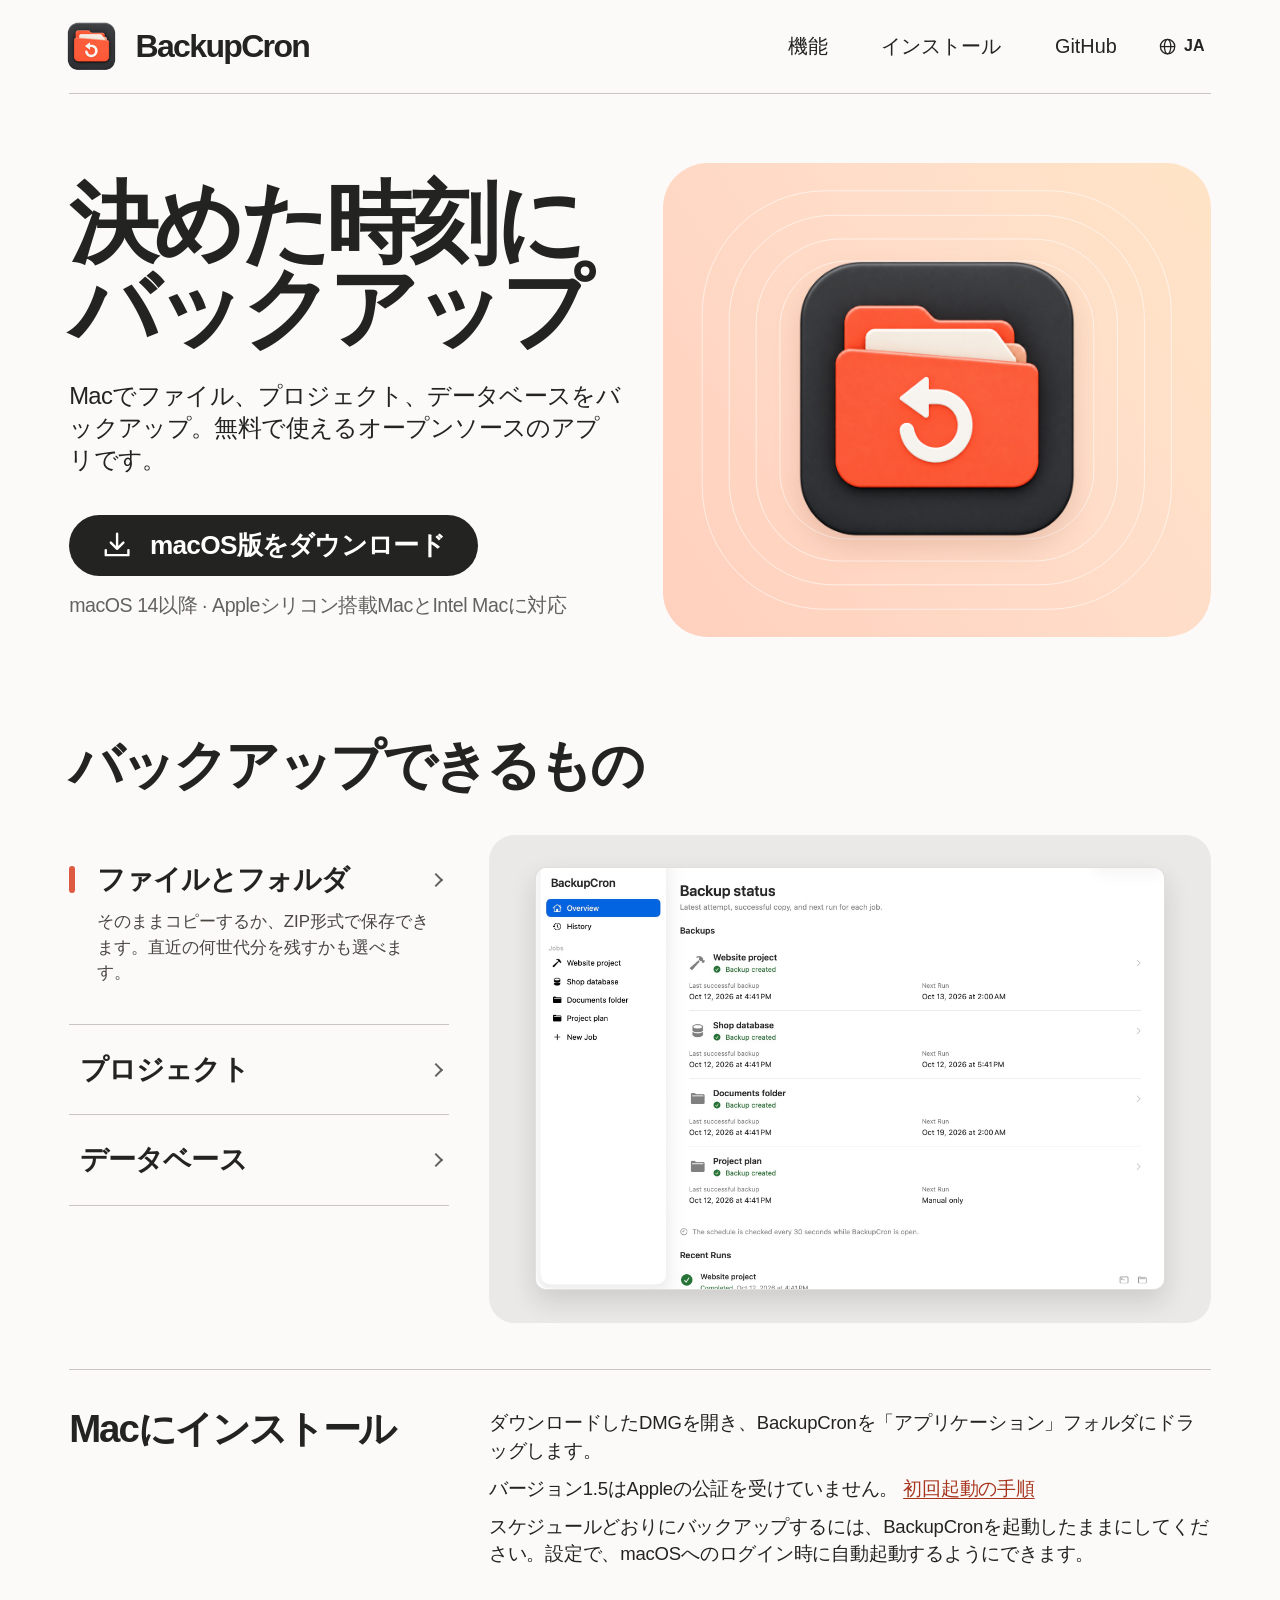
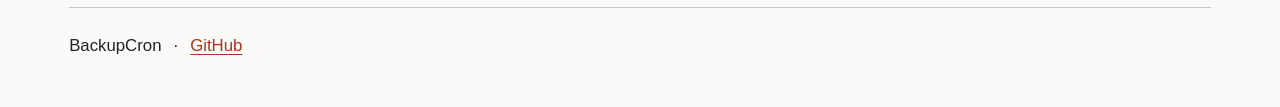
<file: docs/ja/index.html>
<!doctype html>
<html lang="ja">
<head>
  <meta charset="utf-8">
  <meta name="viewport" content="width=device-width, initial-scale=1">
  <meta name="theme-color" content="#fbfaf8">
  <title>BackupCron — Macの定期バックアップ</title>
  <meta name="description" content="ファイル、プロジェクト、データベースをスケジュールに沿ってバックアップできる無料のmacOSアプリ。除外する項目や、保存するバックアップの世代数を選べます。">
  <link rel="canonical" href="https://backupcron.com/ja/">
  <link rel="alternate" hreflang="de" href="https://backupcron.com/de/">
  <link rel="alternate" hreflang="en" href="https://backupcron.com/en/">
  <link rel="alternate" hreflang="es" href="https://backupcron.com/es/">
  <link rel="alternate" hreflang="fr" href="https://backupcron.com/fr/">
  <link rel="alternate" hreflang="it" href="https://backupcron.com/it/">
  <link rel="alternate" hreflang="pt-BR" href="https://backupcron.com/pt-br/">
  <link rel="alternate" hreflang="ru" href="https://backupcron.com/">
  <link rel="alternate" hreflang="ja" href="https://backupcron.com/ja/">
  <link rel="alternate" hreflang="ko" href="https://backupcron.com/ko/">
  <link rel="alternate" hreflang="zh-Hans" href="https://backupcron.com/zh-hans/">
  <link rel="alternate" hreflang="x-default" href="https://backupcron.com/">
  <link rel="icon" type="image/png" href="../assets/icon.png">
  <link rel="stylesheet" href="../styles.css">
</head>
<body id="top">
  <a class="skip-link" href="#main">本文へ移動</a>
  <header class="wrap masthead">
    <a class="brand" href="#top" aria-label="BackupCron、ページの先頭へ">
      <img src="../assets/icon.png" alt="" width="96" height="96">
      BackupCron
    </a>
    <nav aria-label="メインメニュー">
      <a href="#features">機能</a>
      <a href="#install">インストール</a>
      <a href="https://github.com/backupcron/backupcron">GitHub</a>
    </nav>
    <details class="language-menu">
      <summary aria-label="言語を選択 — 日本語">
        <svg aria-hidden="true" viewBox="0 0 24 24" fill="none" stroke="currentColor" stroke-width="1.6">
          <circle cx="12" cy="12" r="9"/><ellipse cx="12" cy="12" rx="4" ry="9"/><path d="M3 12h18"/>
        </svg>
        JA
      </summary>
      <ul>
        <li><a href="../de/" hreflang="de" lang="de">Deutsch</a></li>
        <li><a href="../en/" hreflang="en" lang="en">English</a></li>
        <li><a href="../es/" hreflang="es" lang="es">Español</a></li>
        <li><a href="../fr/" hreflang="fr" lang="fr">Français</a></li>
        <li><a href="../it/" hreflang="it" lang="it">Italiano</a></li>
        <li><a href="../pt-br/" hreflang="pt-BR" lang="pt-BR">Português (Brasil)</a></li>
        <li><a href="../" hreflang="ru" lang="ru">Русский</a></li>
        <li><a href="./" hreflang="ja" lang="ja" aria-current="page">日本語</a></li>
        <li><a href="../ko/" hreflang="ko" lang="ko">한국어</a></li>
        <li><a href="../zh-hans/" hreflang="zh-Hans" lang="zh-Hans">简体中文</a></li>
      </ul>
    </details>
  </header>
  <main id="main" class="wrap">
    <section class="hero" aria-labelledby="hero-title">
      <div class="hero-copy">
        <h1 id="hero-title">決めた時刻に<br>バックアップ</h1>
        <p class="intro">Macでファイル、プロジェクト、データベースをバックアップ。無料で使えるオープンソースのアプリです。</p>
        <a class="download" href="https://github.com/backupcron/backupcron/releases/download/v1.5/BackupCron-1.5-universal-installer.dmg">
          <svg viewBox="0 0 24 24" fill="none" stroke="currentColor" stroke-width="1.9" stroke-linecap="round" stroke-linejoin="round" aria-hidden="true">
            <path d="M12 3v12m-5-5 5 5 5-5M3 16v4h18v-4"/>
          </svg>
          macOS版をダウンロード
        </a>
        <p class="compatibility">macOS 14以降 · Appleシリコン搭載MacとIntel Macに対応</p>
      </div>
      <div class="hero-art" aria-hidden="true">
        <svg class="rings" viewBox="0 0 670 580" preserveAspectRatio="none" fill="none" stroke="white">
          <rect x="48" y="34" width="574" height="512" rx="150"/>
          <rect x="81" y="64" width="508" height="452" rx="127"/>
          <rect x="114" y="93" width="442" height="394" rx="103"/>
          <rect x="143" y="120" width="384" height="340" rx="82"/>
        </svg>
        <img src="../assets/backupcron.png" width="768" height="768" alt="" fetchpriority="high">
      </div>
    </section>

    <section id="features" class="features" aria-labelledby="features-title">
      <h2 id="features-title">バックアップできるもの</h2>
      <fieldset class="gallery">
        <legend class="sr-only">バックアップ対象を選択</legend>
        <div class="choices">
          <div class="choice">
            <input class="sr-only" type="radio" name="source" id="files" checked aria-describedby="files-description">
            <label for="files">ファイルとフォルダ</label>
            <p id="files-description">そのままコピーするか、ZIP形式で保存できます。直近の何世代分を残すかも選べます。</p>
          </div>
          <div class="choice">
            <input class="sr-only" type="radio" name="source" id="projects" aria-describedby="projects-description">
            <label for="projects">プロジェクト</label>
            <p id="projects-description">Gitの履歴をバックアップに含められます。<code>node_modules</code>など、依存関係を格納するフォルダは除外できます。</p>
          </div>
          <div class="choice">
            <input class="sr-only" type="radio" name="source" id="databases" aria-describedby="databases-description">
            <label for="databases">データベース</label>
            <p id="databases-description">SQLiteのスナップショットやPostgreSQL、MySQLのダンプを作成できます。テーブルごとのサイズを確認し、保存するテーブルを選べます。</p>
          </div>
        </div>
        <div class="preview">
          <a class="screen screen-files" href="../assets/overview.jpg" aria-label="バックアップ一覧のスクリーンショットを原寸で開く">
            <img src="../assets/overview.jpg" width="2200" height="1476" alt="バックアップの結果と次回の実行時刻を表示したBackupCronの一覧画面" loading="lazy">
          </a>
          <a class="screen screen-projects" href="../assets/project-exclusions.jpg" aria-label="プロジェクト設定のスクリーンショットを原寸で開く">
            <img src="../assets/project-exclusions.jpg" width="1360" height="1300" alt="Gitの履歴を含め、node_modulesフォルダを除外したプロジェクト設定" loading="lazy">
          </a>
          <a class="screen screen-databases" href="../assets/database-tables.jpg" aria-label="テーブル選択画面のスクリーンショットを原寸で開く">
            <img src="../assets/database-tables.jpg" width="1360" height="1300" alt="名前と使用容量を確認しながらデータベースのテーブルを選択する画面" loading="lazy">
          </a>
        </div>
      </fieldset>
    </section>

    <section id="install" class="install" aria-labelledby="install-title">
      <h2 id="install-title">Macにインストール</h2>
      <div>
        <p>ダウンロードしたDMGを開き、BackupCronを「アプリケーション」フォルダにドラッグします。</p>
        <p>バージョン1.5はAppleの公証を受けていません。 <a href="https://github.com/backupcron/backupcron/releases/tag/v1.5">初回起動の手順</a></p>
        <p>スケジュールどおりにバックアップするには、BackupCronを起動したままにしてください。設定で、macOSへのログイン時に自動起動するようにできます。</p>
      </div>
    </section>
  </main>
  <footer class="wrap">
    <a href="#top">BackupCron</a><span aria-hidden="true">·</span><a href="https://github.com/backupcron/backupcron">GitHub</a>
  </footer>
</body>
</html>
</file>
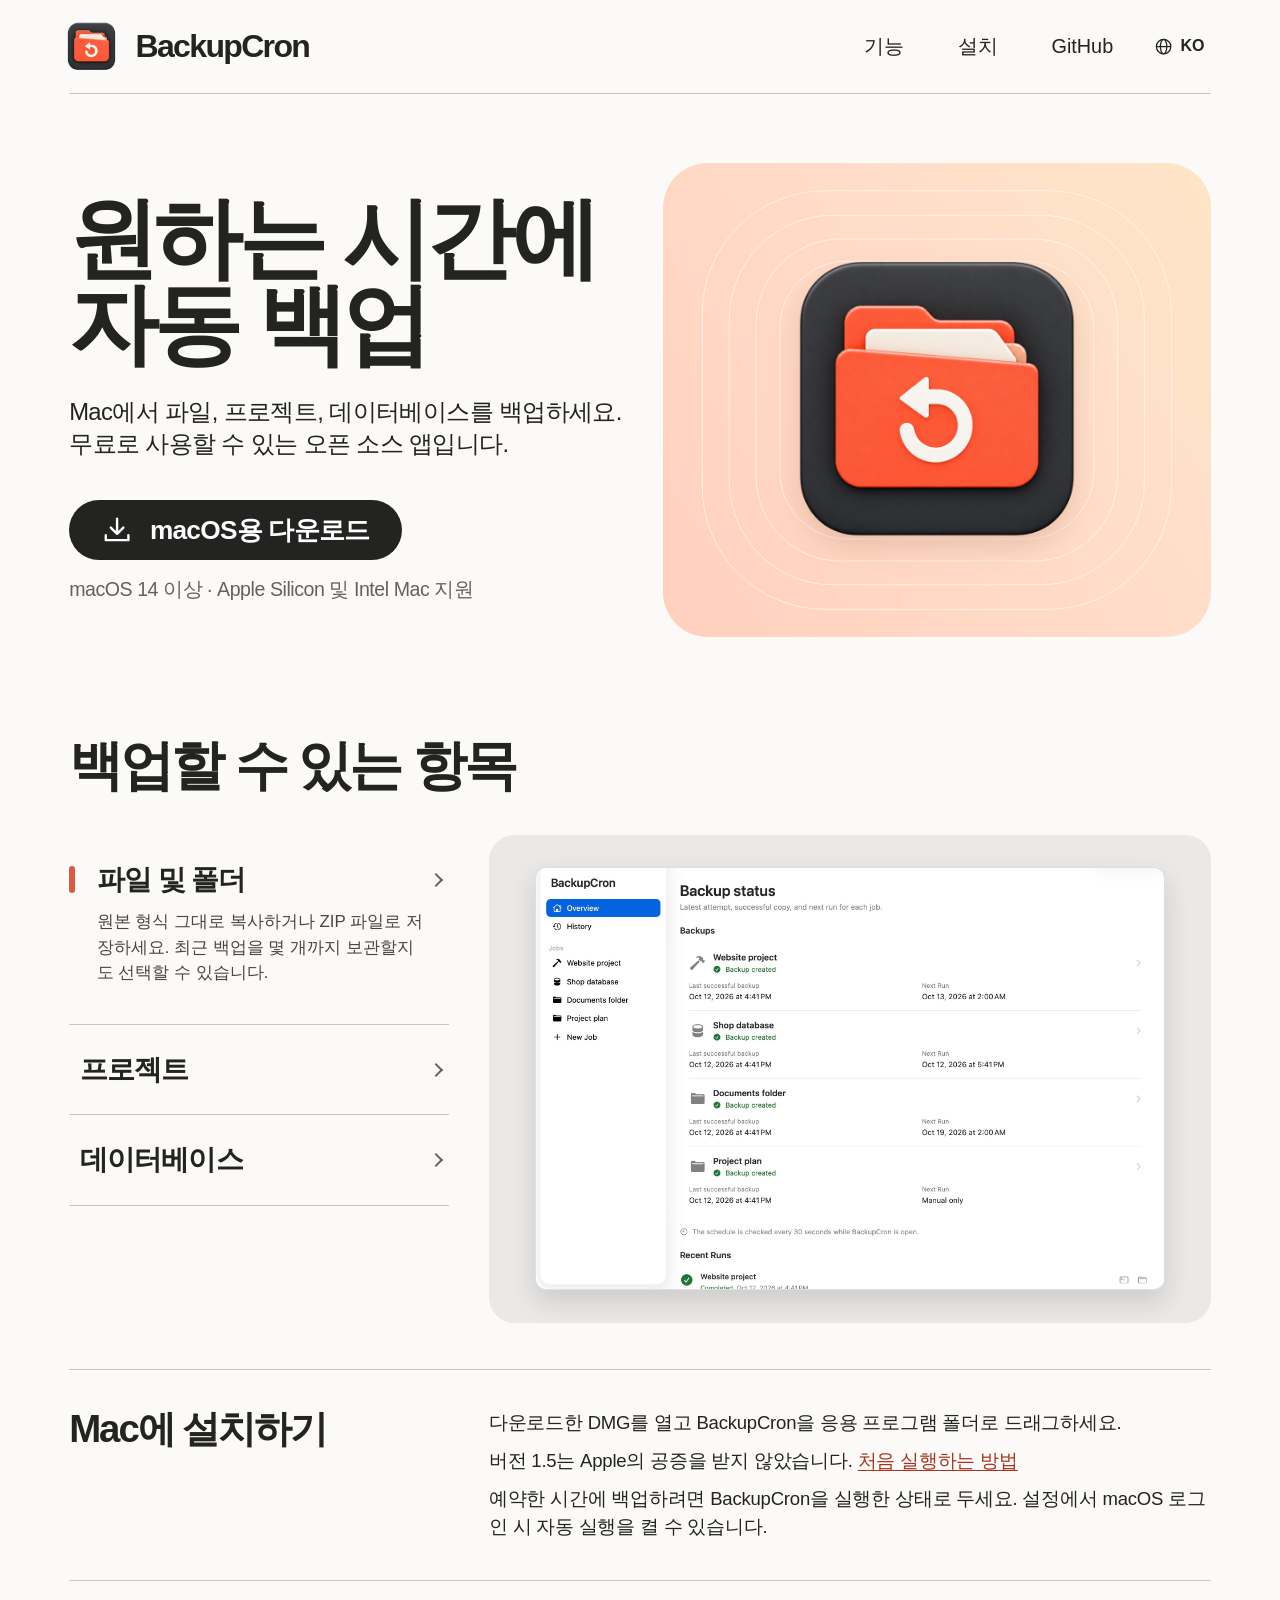
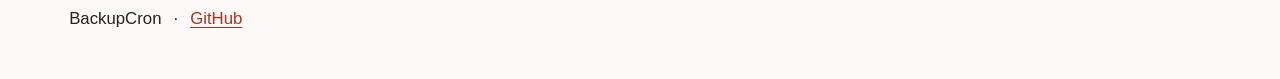
<file: docs/ko/index.html>
<!doctype html>
<html lang="ko">
<head>
  <meta charset="utf-8">
  <meta name="viewport" content="width=device-width, initial-scale=1">
  <meta name="theme-color" content="#fbfaf8">
  <title>BackupCron — macOS용 예약 백업</title>
  <meta name="description" content="파일, 프로젝트, 데이터베이스를 예약한 시간에 백업하는 무료 macOS 앱입니다. 백업에서 제외할 항목과 보관할 사본 수를 지정할 수 있습니다.">
  <link rel="canonical" href="https://backupcron.com/ko/">
  <link rel="alternate" hreflang="de" href="https://backupcron.com/de/">
  <link rel="alternate" hreflang="en" href="https://backupcron.com/en/">
  <link rel="alternate" hreflang="es" href="https://backupcron.com/es/">
  <link rel="alternate" hreflang="fr" href="https://backupcron.com/fr/">
  <link rel="alternate" hreflang="it" href="https://backupcron.com/it/">
  <link rel="alternate" hreflang="pt-BR" href="https://backupcron.com/pt-br/">
  <link rel="alternate" hreflang="ru" href="https://backupcron.com/">
  <link rel="alternate" hreflang="ja" href="https://backupcron.com/ja/">
  <link rel="alternate" hreflang="ko" href="https://backupcron.com/ko/">
  <link rel="alternate" hreflang="zh-Hans" href="https://backupcron.com/zh-hans/">
  <link rel="alternate" hreflang="x-default" href="https://backupcron.com/">
  <link rel="icon" type="image/png" href="../assets/icon.png">
  <link rel="stylesheet" href="../styles.css">
</head>
<body id="top">
  <a class="skip-link" href="#main">본문으로 바로 가기</a>
  <header class="wrap masthead">
    <a class="brand" href="#top" aria-label="BackupCron, 페이지 맨 위로">
      <img src="../assets/icon.png" alt="" width="96" height="96">
      BackupCron
    </a>
    <nav aria-label="주 메뉴">
      <a href="#features">기능</a>
      <a href="#install">설치</a>
      <a href="https://github.com/backupcron/backupcron">GitHub</a>
    </nav>
    <details class="language-menu">
      <summary aria-label="언어 선택 — 한국어">
        <svg aria-hidden="true" viewBox="0 0 24 24" fill="none" stroke="currentColor" stroke-width="1.6">
          <circle cx="12" cy="12" r="9"/><ellipse cx="12" cy="12" rx="4" ry="9"/><path d="M3 12h18"/>
        </svg>
        KO
      </summary>
      <ul>
        <li><a href="../de/" hreflang="de" lang="de">Deutsch</a></li>
        <li><a href="../en/" hreflang="en" lang="en">English</a></li>
        <li><a href="../es/" hreflang="es" lang="es">Español</a></li>
        <li><a href="../fr/" hreflang="fr" lang="fr">Français</a></li>
        <li><a href="../it/" hreflang="it" lang="it">Italiano</a></li>
        <li><a href="../pt-br/" hreflang="pt-BR" lang="pt-BR">Português (Brasil)</a></li>
        <li><a href="../" hreflang="ru" lang="ru">Русский</a></li>
        <li><a href="../ja/" hreflang="ja" lang="ja">日本語</a></li>
        <li><a href="./" hreflang="ko" lang="ko" aria-current="page">한국어</a></li>
        <li><a href="../zh-hans/" hreflang="zh-Hans" lang="zh-Hans">简体中文</a></li>
      </ul>
    </details>
  </header>
  <main id="main" class="wrap">
    <section class="hero" aria-labelledby="hero-title">
      <div class="hero-copy">
        <h1 id="hero-title">원하는 시간에<br>자동 백업</h1>
        <p class="intro">Mac에서 파일, 프로젝트, 데이터베이스를 백업하세요. 무료로 사용할 수 있는 오픈 소스 앱입니다.</p>
        <a class="download" href="https://github.com/backupcron/backupcron/releases/download/v1.5/BackupCron-1.5-universal-installer.dmg">
          <svg viewBox="0 0 24 24" fill="none" stroke="currentColor" stroke-width="1.9" stroke-linecap="round" stroke-linejoin="round" aria-hidden="true">
            <path d="M12 3v12m-5-5 5 5 5-5M3 16v4h18v-4"/>
          </svg>
          macOS용 다운로드
        </a>
        <p class="compatibility">macOS 14 이상 · Apple Silicon 및 Intel Mac 지원</p>
      </div>
      <div class="hero-art" aria-hidden="true">
        <svg class="rings" viewBox="0 0 670 580" preserveAspectRatio="none" fill="none" stroke="white">
          <rect x="48" y="34" width="574" height="512" rx="150"/>
          <rect x="81" y="64" width="508" height="452" rx="127"/>
          <rect x="114" y="93" width="442" height="394" rx="103"/>
          <rect x="143" y="120" width="384" height="340" rx="82"/>
        </svg>
        <img src="../assets/backupcron.png" width="768" height="768" alt="" fetchpriority="high">
      </div>
    </section>

    <section id="features" class="features" aria-labelledby="features-title">
      <h2 id="features-title">백업할 수 있는 항목</h2>
      <fieldset class="gallery">
        <legend class="sr-only">백업할 항목 선택</legend>
        <div class="choices">
          <div class="choice">
            <input class="sr-only" type="radio" name="source" id="files" checked aria-describedby="files-description">
            <label for="files">파일 및 폴더</label>
            <p id="files-description">원본 형식 그대로 복사하거나 ZIP 파일로 저장하세요. 최근 백업을 몇 개까지 보관할지도 선택할 수 있습니다.</p>
          </div>
          <div class="choice">
            <input class="sr-only" type="radio" name="source" id="projects" aria-describedby="projects-description">
            <label for="projects">프로젝트</label>
            <p id="projects-description">백업에 Git 기록을 포함할 수 있습니다. <code>node_modules</code> 같은 의존성 폴더는 제외할 수 있습니다.</p>
          </div>
          <div class="choice">
            <input class="sr-only" type="radio" name="source" id="databases" aria-describedby="databases-description">
            <label for="databases">데이터베이스</label>
            <p id="databases-description">SQLite 스냅샷과 PostgreSQL 또는 MySQL 덤프를 만들 수 있습니다. 테이블 크기를 확인한 뒤 저장할 테이블을 선택하세요.</p>
          </div>
        </div>
        <div class="preview">
          <a class="screen screen-files" href="../assets/overview.jpg" aria-label="백업 개요 스크린샷을 원본 크기로 열기">
            <img src="../assets/overview.jpg" width="2200" height="1476" alt="백업 결과와 다음 실행 시각을 보여 주는 BackupCron 개요 화면" loading="lazy">
          </a>
          <a class="screen screen-projects" href="../assets/project-exclusions.jpg" aria-label="프로젝트 설정 스크린샷을 원본 크기로 열기">
            <img src="../assets/project-exclusions.jpg" width="1360" height="1300" alt="Git 기록을 포함하고 node_modules 폴더를 제외하도록 지정한 프로젝트 설정" loading="lazy">
          </a>
          <a class="screen screen-databases" href="../assets/database-tables.jpg" aria-label="테이블 선택 스크린샷을 원본 크기로 열기">
            <img src="../assets/database-tables.jpg" width="1360" height="1300" alt="이름과 사용 용량을 확인하며 데이터베이스 테이블을 선택하는 화면" loading="lazy">
          </a>
        </div>
      </fieldset>
    </section>

    <section id="install" class="install" aria-labelledby="install-title">
      <h2 id="install-title">Mac에 설치하기</h2>
      <div>
        <p>다운로드한 DMG를 열고 BackupCron을 응용 프로그램 폴더로 드래그하세요.</p>
        <p>버전 1.5는 Apple의 공증을 받지 않았습니다. <a href="https://github.com/backupcron/backupcron/releases/tag/v1.5">처음 실행하는 방법</a></p>
        <p>예약한 시간에 백업하려면 BackupCron을 실행한 상태로 두세요. 설정에서 macOS 로그인 시 자동 실행을 켤 수 있습니다.</p>
      </div>
    </section>
  </main>
  <footer class="wrap">
    <a href="#top">BackupCron</a><span aria-hidden="true">·</span><a href="https://github.com/backupcron/backupcron">GitHub</a>
  </footer>
</body>
</html>
</file>
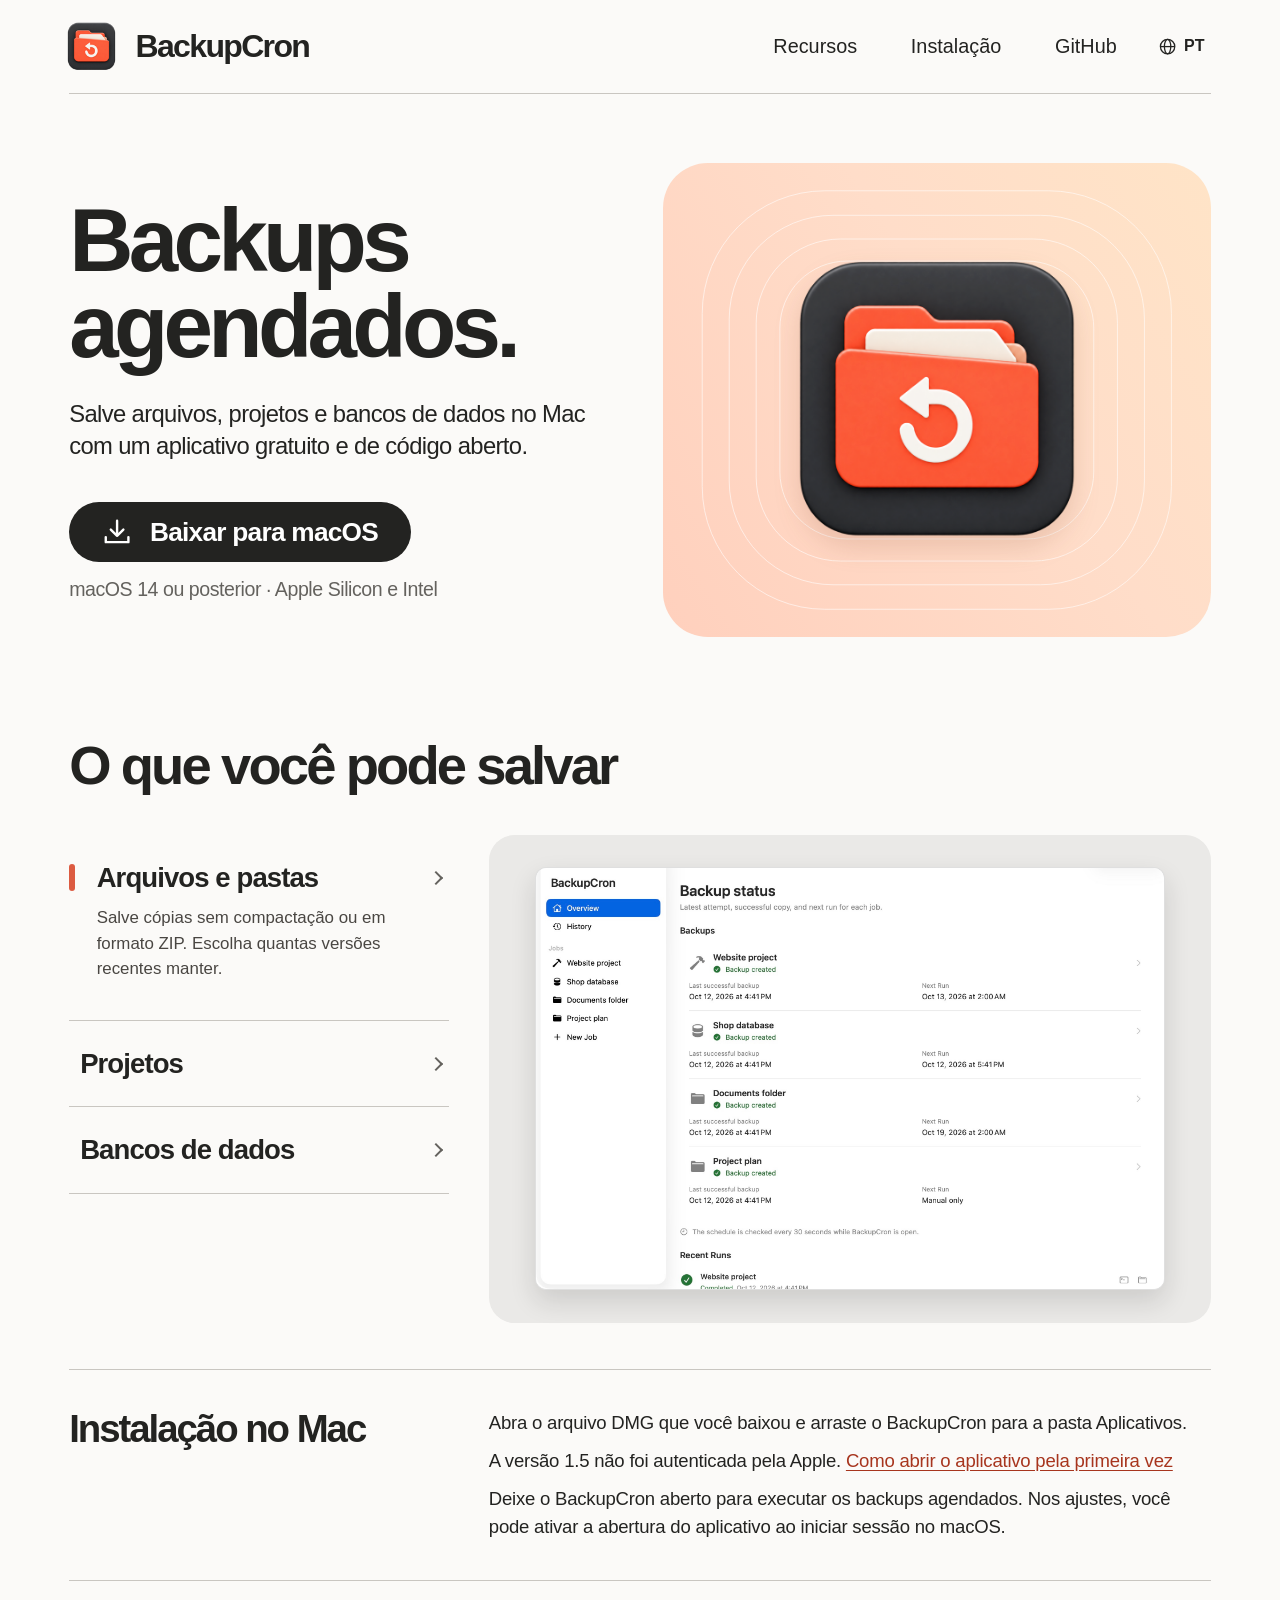
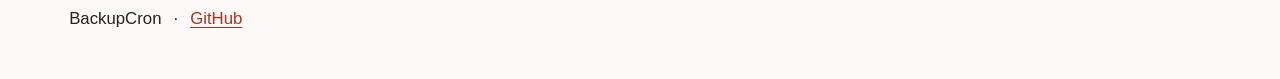
<file: docs/pt-br/index.html>
<!doctype html>
<html lang="pt-BR">
<head>
  <meta charset="utf-8">
  <meta name="viewport" content="width=device-width, initial-scale=1">
  <meta name="theme-color" content="#fbfaf8">
  <title>BackupCron — backups agendados para macOS</title>
  <meta name="description" content="Aplicativo gratuito para macOS. Agende backups de arquivos, projetos e bancos de dados. Escolha o que excluir e quantas versões manter.">
  <link rel="canonical" href="https://backupcron.com/pt-br/">
  <link rel="alternate" hreflang="de" href="https://backupcron.com/de/">
  <link rel="alternate" hreflang="en" href="https://backupcron.com/en/">
  <link rel="alternate" hreflang="es" href="https://backupcron.com/es/">
  <link rel="alternate" hreflang="fr" href="https://backupcron.com/fr/">
  <link rel="alternate" hreflang="it" href="https://backupcron.com/it/">
  <link rel="alternate" hreflang="pt-BR" href="https://backupcron.com/pt-br/">
  <link rel="alternate" hreflang="ru" href="https://backupcron.com/">
  <link rel="alternate" hreflang="ja" href="https://backupcron.com/ja/">
  <link rel="alternate" hreflang="ko" href="https://backupcron.com/ko/">
  <link rel="alternate" hreflang="zh-Hans" href="https://backupcron.com/zh-hans/">
  <link rel="alternate" hreflang="x-default" href="https://backupcron.com/">
  <link rel="icon" type="image/png" href="../assets/icon.png">
  <link rel="stylesheet" href="../styles.css">
</head>
<body id="top">
  <a class="skip-link" href="#main">Pular para o conteúdo</a>
  <header class="wrap masthead">
    <a class="brand" href="#top" aria-label="BackupCron, voltar ao início da página">
      <img src="../assets/icon.png" alt="" width="96" height="96">
      BackupCron
    </a>
    <nav aria-label="Menu principal">
      <a href="#features">Recursos</a>
      <a href="#install">Instalação</a>
      <a href="https://github.com/backupcron/backupcron">GitHub</a>
    </nav>
    <details class="language-menu">
      <summary aria-label="Selecionar idioma — Português (Brasil)">
        <svg aria-hidden="true" viewBox="0 0 24 24" fill="none" stroke="currentColor" stroke-width="1.6">
          <circle cx="12" cy="12" r="9"/><ellipse cx="12" cy="12" rx="4" ry="9"/><path d="M3 12h18"/>
        </svg>
        PT
      </summary>
      <ul>
        <li><a href="../de/" hreflang="de" lang="de">Deutsch</a></li>
        <li><a href="../en/" hreflang="en" lang="en">English</a></li>
        <li><a href="../es/" hreflang="es" lang="es">Español</a></li>
        <li><a href="../fr/" hreflang="fr" lang="fr">Français</a></li>
        <li><a href="../it/" hreflang="it" lang="it">Italiano</a></li>
        <li><a href="./" hreflang="pt-BR" lang="pt-BR" aria-current="page">Português (Brasil)</a></li>
        <li><a href="../" hreflang="ru" lang="ru">Русский</a></li>
        <li><a href="../ja/" hreflang="ja" lang="ja">日本語</a></li>
        <li><a href="../ko/" hreflang="ko" lang="ko">한국어</a></li>
        <li><a href="../zh-hans/" hreflang="zh-Hans" lang="zh-Hans">简体中文</a></li>
      </ul>
    </details>
  </header>
  <main id="main" class="wrap">
    <section class="hero" aria-labelledby="hero-title">
      <div class="hero-copy">
        <h1 id="hero-title">Backups<br>agendados.</h1>
        <p class="intro">Salve arquivos, projetos e bancos de dados no Mac com um aplicativo gratuito e de código aberto.</p>
        <a class="download" href="https://github.com/backupcron/backupcron/releases/download/v1.5/BackupCron-1.5-universal-installer.dmg">
          <svg viewBox="0 0 24 24" fill="none" stroke="currentColor" stroke-width="1.9" stroke-linecap="round" stroke-linejoin="round" aria-hidden="true">
            <path d="M12 3v12m-5-5 5 5 5-5M3 16v4h18v-4"/>
          </svg>
          Baixar para macOS
        </a>
        <p class="compatibility">macOS 14 ou posterior · Apple Silicon e Intel</p>
      </div>
      <div class="hero-art" aria-hidden="true">
        <svg class="rings" viewBox="0 0 670 580" preserveAspectRatio="none" fill="none" stroke="white">
          <rect x="48" y="34" width="574" height="512" rx="150"/>
          <rect x="81" y="64" width="508" height="452" rx="127"/>
          <rect x="114" y="93" width="442" height="394" rx="103"/>
          <rect x="143" y="120" width="384" height="340" rx="82"/>
        </svg>
        <img src="../assets/backupcron.png" width="768" height="768" alt="" fetchpriority="high">
      </div>
    </section>

    <section id="features" class="features" aria-labelledby="features-title">
      <h2 id="features-title">O que você pode salvar</h2>
      <fieldset class="gallery">
        <legend class="sr-only">Escolha o que deseja salvar</legend>
        <div class="choices">
          <div class="choice">
            <input class="sr-only" type="radio" name="source" id="files" checked aria-describedby="files-description">
            <label for="files">Arquivos e pastas</label>
            <p id="files-description">Salve cópias sem compactação ou em formato ZIP. Escolha quantas versões recentes manter.</p>
          </div>
          <div class="choice">
            <input class="sr-only" type="radio" name="source" id="projects" aria-describedby="projects-description">
            <label for="projects">Projetos</label>
            <p id="projects-description">Inclua o histórico do Git no backup. Exclua pastas de dependências como <code>node_modules</code>.</p>
          </div>
          <div class="choice">
            <input class="sr-only" type="radio" name="source" id="databases" aria-describedby="databases-description">
            <label for="databases">Bancos de dados</label>
            <p id="databases-description">Crie snapshots do SQLite e dumps do PostgreSQL ou MySQL. Confira o tamanho das tabelas e escolha quais salvar.</p>
          </div>
        </div>
        <div class="preview">
          <a class="screen screen-files" href="../assets/overview.jpg" aria-label="Abrir a visão geral dos backups em tamanho original">
            <img src="../assets/overview.jpg" width="2200" height="1476" alt="Visão geral do BackupCron com os resultados dos backups e o horário da próxima execução" loading="lazy">
          </a>
          <a class="screen screen-projects" href="../assets/project-exclusions.jpg" aria-label="Abrir a imagem dos ajustes do projeto em tamanho original">
            <img src="../assets/project-exclusions.jpg" width="1360" height="1300" alt="Ajustes do projeto com o histórico do Git incluído e a pasta node_modules excluída" loading="lazy">
          </a>
          <a class="screen screen-databases" href="../assets/database-tables.jpg" aria-label="Abrir a imagem da seleção de tabelas em tamanho original">
            <img src="../assets/database-tables.jpg" width="1360" height="1300" alt="Seleção de tabelas do banco de dados com os nomes e o espaço ocupado por cada uma" loading="lazy">
          </a>
        </div>
      </fieldset>
    </section>

    <section id="install" class="install" aria-labelledby="install-title">
      <h2 id="install-title">Instalação no Mac</h2>
      <div>
        <p>Abra o arquivo DMG que você baixou e arraste o BackupCron para a pasta Aplicativos.</p>
        <p>A versão 1.5 não foi autenticada pela Apple. <a href="https://github.com/backupcron/backupcron/releases/tag/v1.5">Como abrir o aplicativo pela primeira vez</a></p>
        <p>Deixe o BackupCron aberto para executar os backups agendados. Nos ajustes, você pode ativar a abertura do aplicativo ao iniciar sessão no macOS.</p>
      </div>
    </section>
  </main>
  <footer class="wrap">
    <a href="#top">BackupCron</a><span aria-hidden="true">·</span><a href="https://github.com/backupcron/backupcron">GitHub</a>
  </footer>
</body>
</html>
</file>
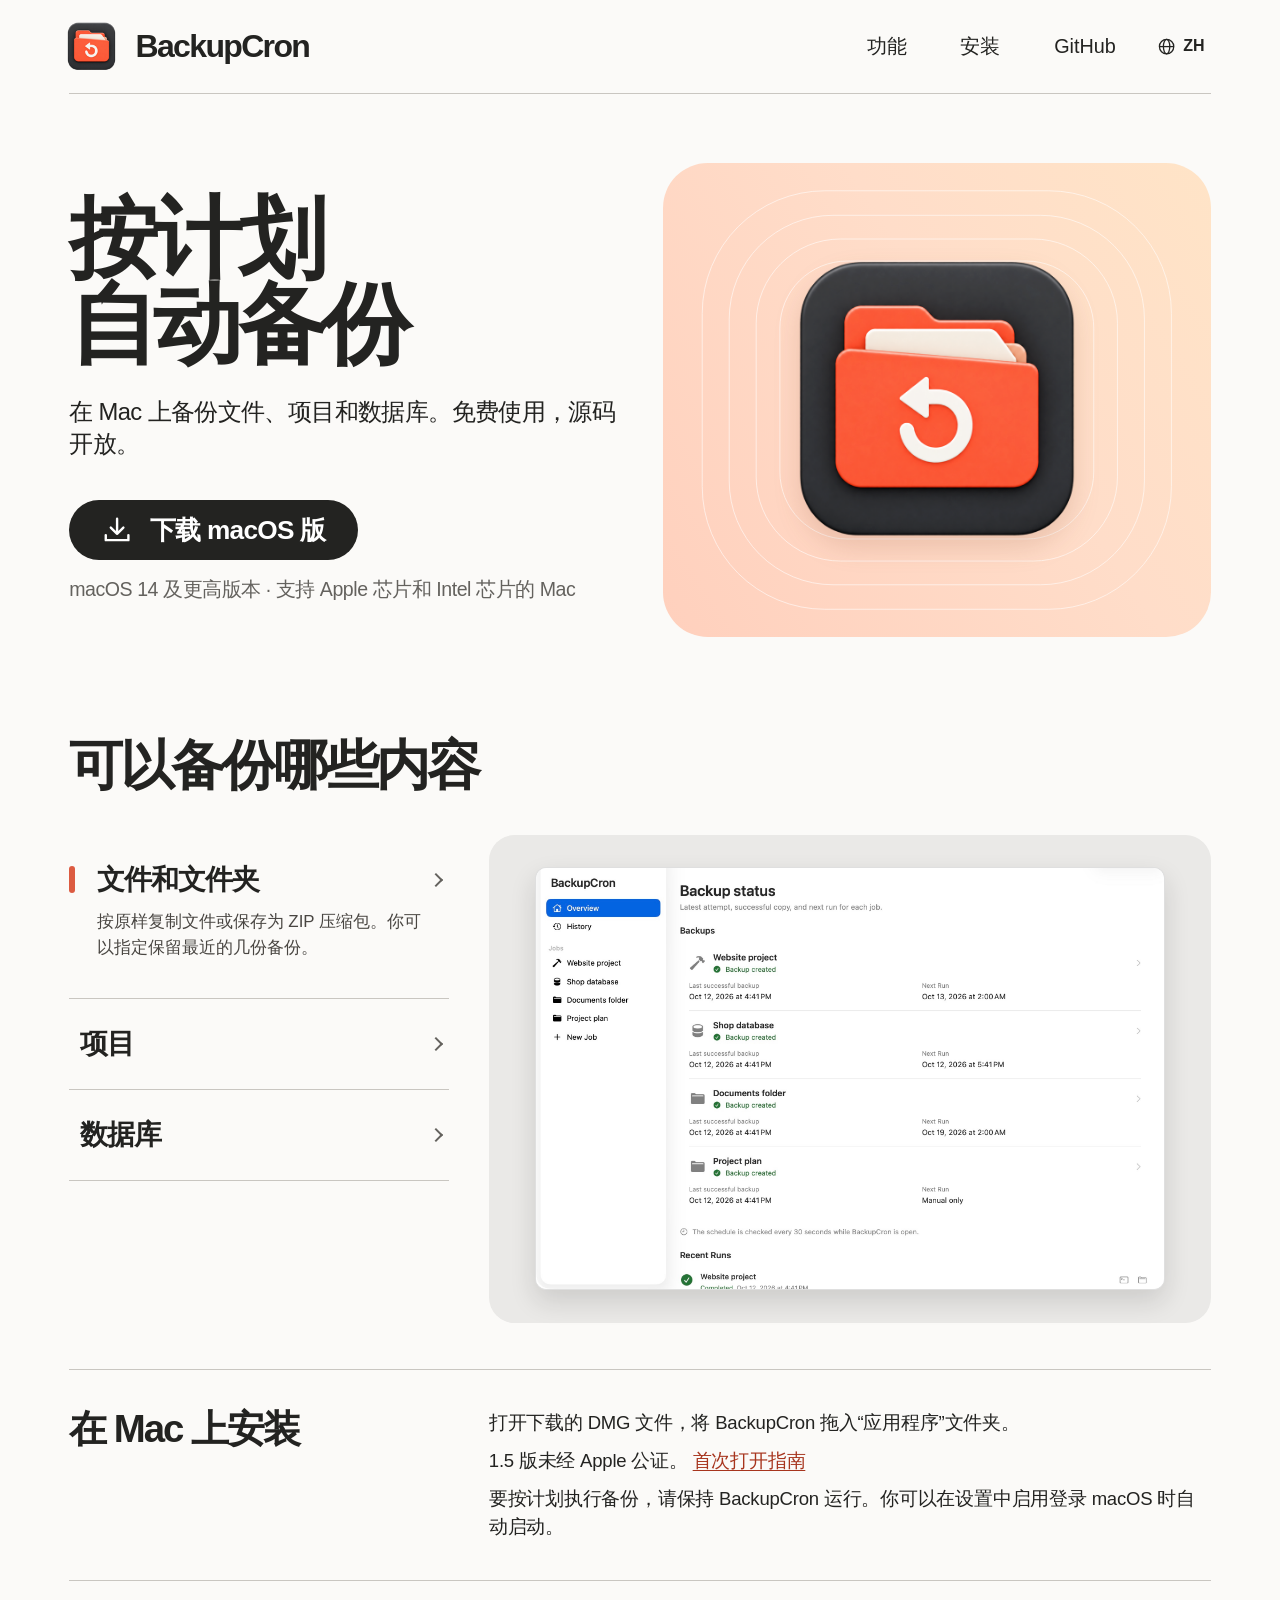
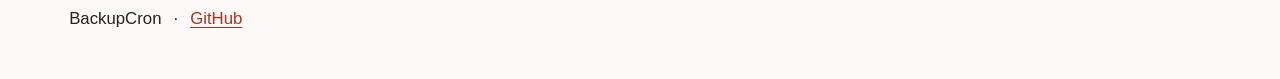
<file: docs/zh-hans/index.html>
<!doctype html>
<html lang="zh-Hans">
<head>
  <meta charset="utf-8">
  <meta name="viewport" content="width=device-width, initial-scale=1">
  <meta name="theme-color" content="#fbfaf8">
  <title>BackupCron — Mac 定时备份工具</title>
  <meta name="description" content="一款免费的 macOS 应用，可按计划备份文件、项目和数据库。你可以选择要排除的内容，也可以指定保留多少份备份。">
  <link rel="canonical" href="https://backupcron.com/zh-hans/">
  <link rel="alternate" hreflang="de" href="https://backupcron.com/de/">
  <link rel="alternate" hreflang="en" href="https://backupcron.com/en/">
  <link rel="alternate" hreflang="es" href="https://backupcron.com/es/">
  <link rel="alternate" hreflang="fr" href="https://backupcron.com/fr/">
  <link rel="alternate" hreflang="it" href="https://backupcron.com/it/">
  <link rel="alternate" hreflang="pt-BR" href="https://backupcron.com/pt-br/">
  <link rel="alternate" hreflang="ru" href="https://backupcron.com/">
  <link rel="alternate" hreflang="ja" href="https://backupcron.com/ja/">
  <link rel="alternate" hreflang="ko" href="https://backupcron.com/ko/">
  <link rel="alternate" hreflang="zh-Hans" href="https://backupcron.com/zh-hans/">
  <link rel="alternate" hreflang="x-default" href="https://backupcron.com/">
  <link rel="icon" type="image/png" href="../assets/icon.png">
  <link rel="stylesheet" href="../styles.css">
</head>
<body id="top">
  <a class="skip-link" href="#main">跳至正文</a>
  <header class="wrap masthead">
    <a class="brand" href="#top" aria-label="BackupCron，返回页首">
      <img src="../assets/icon.png" alt="" width="96" height="96">
      BackupCron
    </a>
    <nav aria-label="主菜单">
      <a href="#features">功能</a>
      <a href="#install">安装</a>
      <a href="https://github.com/backupcron/backupcron">GitHub</a>
    </nav>
    <details class="language-menu">
      <summary aria-label="选择语言 — 简体中文">
        <svg aria-hidden="true" viewBox="0 0 24 24" fill="none" stroke="currentColor" stroke-width="1.6">
          <circle cx="12" cy="12" r="9"/><ellipse cx="12" cy="12" rx="4" ry="9"/><path d="M3 12h18"/>
        </svg>
        ZH
      </summary>
      <ul>
        <li><a href="../de/" hreflang="de" lang="de">Deutsch</a></li>
        <li><a href="../en/" hreflang="en" lang="en">English</a></li>
        <li><a href="../es/" hreflang="es" lang="es">Español</a></li>
        <li><a href="../fr/" hreflang="fr" lang="fr">Français</a></li>
        <li><a href="../it/" hreflang="it" lang="it">Italiano</a></li>
        <li><a href="../pt-br/" hreflang="pt-BR" lang="pt-BR">Português (Brasil)</a></li>
        <li><a href="../" hreflang="ru" lang="ru">Русский</a></li>
        <li><a href="../ja/" hreflang="ja" lang="ja">日本語</a></li>
        <li><a href="../ko/" hreflang="ko" lang="ko">한국어</a></li>
        <li><a href="./" hreflang="zh-Hans" lang="zh-Hans" aria-current="page">简体中文</a></li>
      </ul>
    </details>
  </header>
  <main id="main" class="wrap">
    <section class="hero" aria-labelledby="hero-title">
      <div class="hero-copy">
        <h1 id="hero-title">按计划<br>自动备份</h1>
        <p class="intro">在 Mac 上备份文件、项目和数据库。免费使用，源码开放。</p>
        <a class="download" href="https://github.com/backupcron/backupcron/releases/download/v1.5/BackupCron-1.5-universal-installer.dmg">
          <svg viewBox="0 0 24 24" fill="none" stroke="currentColor" stroke-width="1.9" stroke-linecap="round" stroke-linejoin="round" aria-hidden="true">
            <path d="M12 3v12m-5-5 5 5 5-5M3 16v4h18v-4"/>
          </svg>
          下载 macOS 版
        </a>
        <p class="compatibility">macOS 14 及更高版本 · 支持 Apple 芯片和 Intel 芯片的 Mac</p>
      </div>
      <div class="hero-art" aria-hidden="true">
        <svg class="rings" viewBox="0 0 670 580" preserveAspectRatio="none" fill="none" stroke="white">
          <rect x="48" y="34" width="574" height="512" rx="150"/>
          <rect x="81" y="64" width="508" height="452" rx="127"/>
          <rect x="114" y="93" width="442" height="394" rx="103"/>
          <rect x="143" y="120" width="384" height="340" rx="82"/>
        </svg>
        <img src="../assets/backupcron.png" width="768" height="768" alt="" fetchpriority="high">
      </div>
    </section>

    <section id="features" class="features" aria-labelledby="features-title">
      <h2 id="features-title">可以备份哪些内容</h2>
      <fieldset class="gallery">
        <legend class="sr-only">选择要备份的内容</legend>
        <div class="choices">
          <div class="choice">
            <input class="sr-only" type="radio" name="source" id="files" checked aria-describedby="files-description">
            <label for="files">文件和文件夹</label>
            <p id="files-description">按原样复制文件或保存为 ZIP 压缩包。你可以指定保留最近的几份备份。</p>
          </div>
          <div class="choice">
            <input class="sr-only" type="radio" name="source" id="projects" aria-describedby="projects-description">
            <label for="projects">项目</label>
            <p id="projects-description">将 Git 历史记录一并备份，也可以排除 <code>node_modules</code> 等依赖目录。</p>
          </div>
          <div class="choice">
            <input class="sr-only" type="radio" name="source" id="databases" aria-describedby="databases-description">
            <label for="databases">数据库</label>
            <p id="databases-description">创建 SQLite 快照，或导出 PostgreSQL 和 MySQL 的 SQL 转储。查看每张表的大小，再选择要保存的表。</p>
          </div>
        </div>
        <div class="preview">
          <a class="screen screen-files" href="../assets/overview.jpg" aria-label="查看备份概览截图原图">
            <img src="../assets/overview.jpg" width="2200" height="1476" alt="BackupCron 概览，显示备份结果和下次运行时间" loading="lazy">
          </a>
          <a class="screen screen-projects" href="../assets/project-exclusions.jpg" aria-label="查看项目设置截图原图">
            <img src="../assets/project-exclusions.jpg" width="1360" height="1300" alt="项目设置已勾选 Git 历史记录，并排除 node_modules 文件夹" loading="lazy">
          </a>
          <a class="screen screen-databases" href="../assets/database-tables.jpg" aria-label="查看数据表选择界面截图原图">
            <img src="../assets/database-tables.jpg" width="1360" height="1300" alt="按名称和占用空间选择要备份的数据表" loading="lazy">
          </a>
        </div>
      </fieldset>
    </section>

    <section id="install" class="install" aria-labelledby="install-title">
      <h2 id="install-title">在 Mac 上安装</h2>
      <div>
        <p>打开下载的 DMG 文件，将 BackupCron 拖入“应用程序”文件夹。</p>
        <p>1.5 版未经 Apple 公证。 <a href="https://github.com/backupcron/backupcron/releases/tag/v1.5">首次打开指南</a></p>
        <p>要按计划执行备份，请保持 BackupCron 运行。你可以在设置中启用登录 macOS 时自动启动。</p>
      </div>
    </section>
  </main>
  <footer class="wrap">
    <a href="#top">BackupCron</a><span aria-hidden="true">·</span><a href="https://github.com/backupcron/backupcron">GitHub</a>
  </footer>
</body>
</html>
</file>
<file: docs/styles.css>
:root {
  color-scheme: light;
  --paper: #fbfaf8;
  --ink: #232321;
  --muted: #64625e;
  --rule: #c9c6c1;
  --accent: #a7351e;
  --gallery-columns: minmax(0, 1fr) minmax(0, 1.9fr);
  --gutter: clamp(1.25rem, 5.4vw, 5.25rem);
  font-family: -apple-system, BlinkMacSystemFont, "Helvetica Neue", Arial, sans-serif;
  color: var(--ink);
  background: var(--paper);
}

* { box-sizing: border-box; }
body, h1, h2, p { margin: 0; }
img { display: block; }
a { color: inherit; text-underline-offset: .18em; }
a:focus-visible, input:focus-visible + label {
  outline: 3px solid var(--accent);
  outline-offset: 4px;
}
.wrap { width: min(calc(100% - 2 * var(--gutter)), 86rem); margin-inline: auto; }
.sr-only, .skip-link:not(:focus) {
  position: absolute;
  width: 1px;
  height: 1px;
  padding: 0;
  margin: -1px;
  overflow: hidden;
  clip-path: inset(50%);
  white-space: nowrap;
}
.skip-link:focus {
  position: absolute;
  z-index: 2;
  inset: .5rem auto auto .5rem;
  padding: .75rem 1rem;
  background: var(--paper);
}

.brand, nav, .download, footer { display: flex; align-items: center; }
.masthead {
  display: grid;
  grid-template-columns: 1fr auto auto;
  align-items: center;
  gap: clamp(1rem, 2.7vw, 2.6rem);
  padding-block: clamp(.9rem, 1.3vw, 1.25rem);
  border-bottom: 1px solid var(--rule);
}
.brand {
  justify-self: start;
  gap: clamp(.5rem, 1.1vw, 1rem);
  color: var(--ink);
  font-size: clamp(1.45rem, 2.5vw, 2.4rem);
  font-weight: 740;
  letter-spacing: -.052em;
}
.brand img { width: clamp(2.45rem, 4.65vw, 4.45rem); height: auto; margin-left: -.45rem; }
nav { gap: clamp(1.1rem, 4.2vw, 4rem); font-size: clamp(1rem, 1.55vw, 1.5rem); }
.brand, nav a, footer a { text-decoration: none; }
nav a, footer a { display: inline-flex; align-items: center; min-height: 2.75rem; }
nav a:hover, footer a:hover { color: var(--accent); text-decoration: underline; }
.language-menu { position: relative; justify-self: end; z-index: 1; }
.language-menu summary {
  display: flex;
  gap: .45rem;
  align-items: center;
  min-height: 2.75rem;
  padding-inline: .4rem;
  font-size: 1rem;
  font-weight: 600;
  list-style: none;
  cursor: pointer;
}
.language-menu summary::-webkit-details-marker { display: none; }
.language-menu summary:hover { color: var(--accent); }
.language-menu summary:focus-visible { outline: 3px solid var(--accent); outline-offset: 2px; }
.language-menu svg { width: 1.2rem; height: 1.2rem; }
.language-menu ul {
  position: absolute;
  top: 100%;
  right: 0;
  display: grid;
  grid-template-columns: repeat(2, max-content);
  max-width: calc(100vw - 2.5rem);
  margin: 0;
  padding: .4rem;
  list-style: none;
  border: 1px solid var(--rule);
  border-radius: .8rem;
  background: var(--paper);
  box-shadow: 0 .4rem 1.3rem rgb(30 30 30 / 12%);
}
.language-menu a {
  display: flex;
  align-items: center;
  min-height: 2.75rem;
  padding-inline: .65rem;
  border-radius: .4rem;
  font-size: 1rem;
  text-decoration: none;
}
.language-menu a:hover, .language-menu a:focus-visible { background: #eeece8; }
.language-menu a[aria-current] { color: var(--accent); font-weight: 700; }

.hero {
  display: grid;
  grid-template-columns: 1fr .99fr;
  align-items: center;
  gap: clamp(1.75rem, 3.2vw, 3rem);
  padding-top: clamp(3rem, 5.4vw, 5.25rem);
}
h1, h2 { font-weight: 760; letter-spacing: -.053em; }
h1 { font-size: clamp(3.55rem, 6.95vw, 6.7rem); line-height: .96; }
.intro {
  margin-block: clamp(1.25rem, 2.25vw, 2.15rem) clamp(1.65rem, 3.15vw, 3rem);
  max-width: 42rem;
  font-size: clamp(1.125rem, 1.86vw, 1.8rem);
  line-height: 1.33;
  letter-spacing: -.026em;
}
.download {
  width: fit-content;
  gap: .68em;
  min-height: 3rem;
  padding: .57em 1.25em;
  color: white;
  background: var(--ink);
  border-radius: 99rem;
  font-weight: 650;
  font-size: clamp(1.1rem, 2.05vw, 1.95rem);
  line-height: 1.15;
  letter-spacing: -.028em;
  text-decoration: none;
}
.download:hover { background: #41403d; }
.download:active { background: #0c0c0c; }
.download svg { width: 1.15em; height: 1.15em; }
.compatibility {
  margin-top: .85em;
  color: var(--muted);
  font-size: clamp(.93rem, 1.53vw, 1.4rem);
  letter-spacing: -.023em;
}
.hero-art {
  position: relative;
  display: grid;
  place-items: center;
  overflow: hidden;
  aspect-ratio: 670 / 580;
  border-radius: clamp(1.65rem, 3.5vw, 3.4rem);
  background: linear-gradient(56deg, #ffd0bd 0%, #ffddc9 58%, #ffe4c7 100%);
}
.rings { position: absolute; inset: 0; width: 100%; height: 100%; opacity: .7; }
.hero-art img {
  position: relative;
  width: 62%;
  height: auto;
  filter: drop-shadow(0 .8rem .8rem rgb(126 62 30 / 16%));
}

.features { margin-top: clamp(4.25rem, 7.8vw, 7.5rem); }
section[id] { scroll-margin-top: 1.5rem; }
h2 { font-size: clamp(2.1rem, 4.25vw, 4.1rem); line-height: 1.05; }
.gallery, .install { display: grid; grid-template-columns: var(--gallery-columns); gap: clamp(1.75rem, 3.1vw, 3rem); }
.gallery { border: 0; padding: 0; margin: clamp(1.6rem, 3.2vw, 3rem) 0 0; min-inline-size: 0; }
.choices { align-self: start; }
.choice { position: relative; border-bottom: 1px solid var(--rule); }
.choice label {
  position: relative;
  display: flex;
  align-items: center;
  min-height: 3rem;
  padding: clamp(1rem, 2.1vw, 2rem) 1.5rem clamp(1rem, 2.1vw, 2rem) .4em;
  color: var(--ink);
  font-size: clamp(1.25rem, 2.15vw, 2rem);
  font-weight: 650;
  letter-spacing: -.033em;
  cursor: pointer;
}
.choice label:hover { color: var(--accent); }
.choice label::after {
  content: "";
  position: absolute;
  right: .5rem;
  width: .29em;
  height: .29em;
  border-top: 2px solid var(--muted);
  border-right: 2px solid var(--muted);
  transform: rotate(45deg);
}
.choice input:checked + label { padding-left: 1em; padding-bottom: .42em; }
.choice input:checked + label::before {
  position: absolute;
  content: "";
  left: 0;
  width: .22em;
  height: 1em;
  background: #dc5b41;
  border-radius: 1em;
}
.choice p { display: none; }
.choice input:checked ~ p {
  display: block;
  padding: 0 1.25rem clamp(1.45rem, 3vw, 2.85rem) clamp(1.25rem, 2.15vw, 2rem);
  color: #494642;
  font-size: clamp(1rem, 1.32vw, 1.25rem);
  line-height: 1.5;
}
code { font-size: .92em; }
.preview {
  aspect-ratio: 1.48;
  display: grid;
  place-items: center;
  padding: 3.6% 6.4%;
  background: #eae9e7;
  border-radius: clamp(1rem, 2vw, 1.9rem);
  min-width: 0;
  min-height: 0;
}
.screen {
  display: none;
  max-width: 100%;
  max-height: 100%;
  min-height: 0;
  overflow: hidden;
  border: 1px solid rgb(30 30 30 / 14%);
  border-radius: clamp(.45rem, .9vw, .85rem);
  box-shadow: 0 .7rem 1.6rem rgb(30 30 30 / 14%);
  background: white;
  cursor: zoom-in;
}
.screen img { width: 100%; height: 100%; object-fit: contain; }
.screen-files,
.gallery:has(#projects:checked) .screen-projects,
.gallery:has(#databases:checked) .screen-databases { display: block; }
.gallery:has(#projects:checked, #databases:checked) .screen-files { display: none; }
.screen-projects, .screen-databases { aspect-ratio: 1360 / 1300; }

.install {
  border-block: 1px solid var(--rule);
  margin-top: clamp(2rem, 3.6vw, 3.5rem);
  padding-block: clamp(1.75rem, 3.1vw, 3rem);
}
.install h2 { font-size: clamp(1.8rem, 3vw, 2.85rem); }
.install p { font-size: clamp(1.05rem, 1.45vw, 1.35rem); line-height: 1.48; letter-spacing: -.012em; }
.install p + p { margin-top: .65rem; }
.install a, footer a:last-child { color: var(--accent); text-decoration: underline; }
.install a:hover, footer a:last-child:hover { text-decoration-thickness: 2px; }
footer { gap: .75rem; padding-block: 1rem 2.4rem; font-size: 1.05rem; }

@media (max-width: 54rem) {
  .hero { grid-template-columns: 1.1fr 1fr; gap: 1.4rem; }
  h1 { font-size: clamp(2.8rem, 6.8vw, 3.7rem); }
}
@media (max-width: 43rem) {
  .hero { grid-template-columns: 1fr; gap: 2rem; padding-top: 2.6rem; }
  h1 { font-size: clamp(2.8rem, 13.8vw, 5.25rem); }
  .intro { max-width: 32rem; font-size: 1.18rem; }
  .hero-art { aspect-ratio: 1.6; }
  .hero-art img { width: 44%; }
  .gallery, .install { grid-template-columns: 1fr; gap: 1.4rem; }
  .choice label { padding-block: 1.2rem; }
  .features { margin-top: 3.5rem; }
}
@media (max-width: 46rem) {
  .masthead { grid-template-columns: 1fr auto; gap: 0; padding-block: .65rem .25rem; }
  .masthead nav { grid-column: 1 / -1; grid-row: 2; }
  nav { width: 100%; justify-content: space-between; gap: .5rem; }
}
@media (max-width: 32rem) {
  .preview { padding: 4%; }
}
</file>
